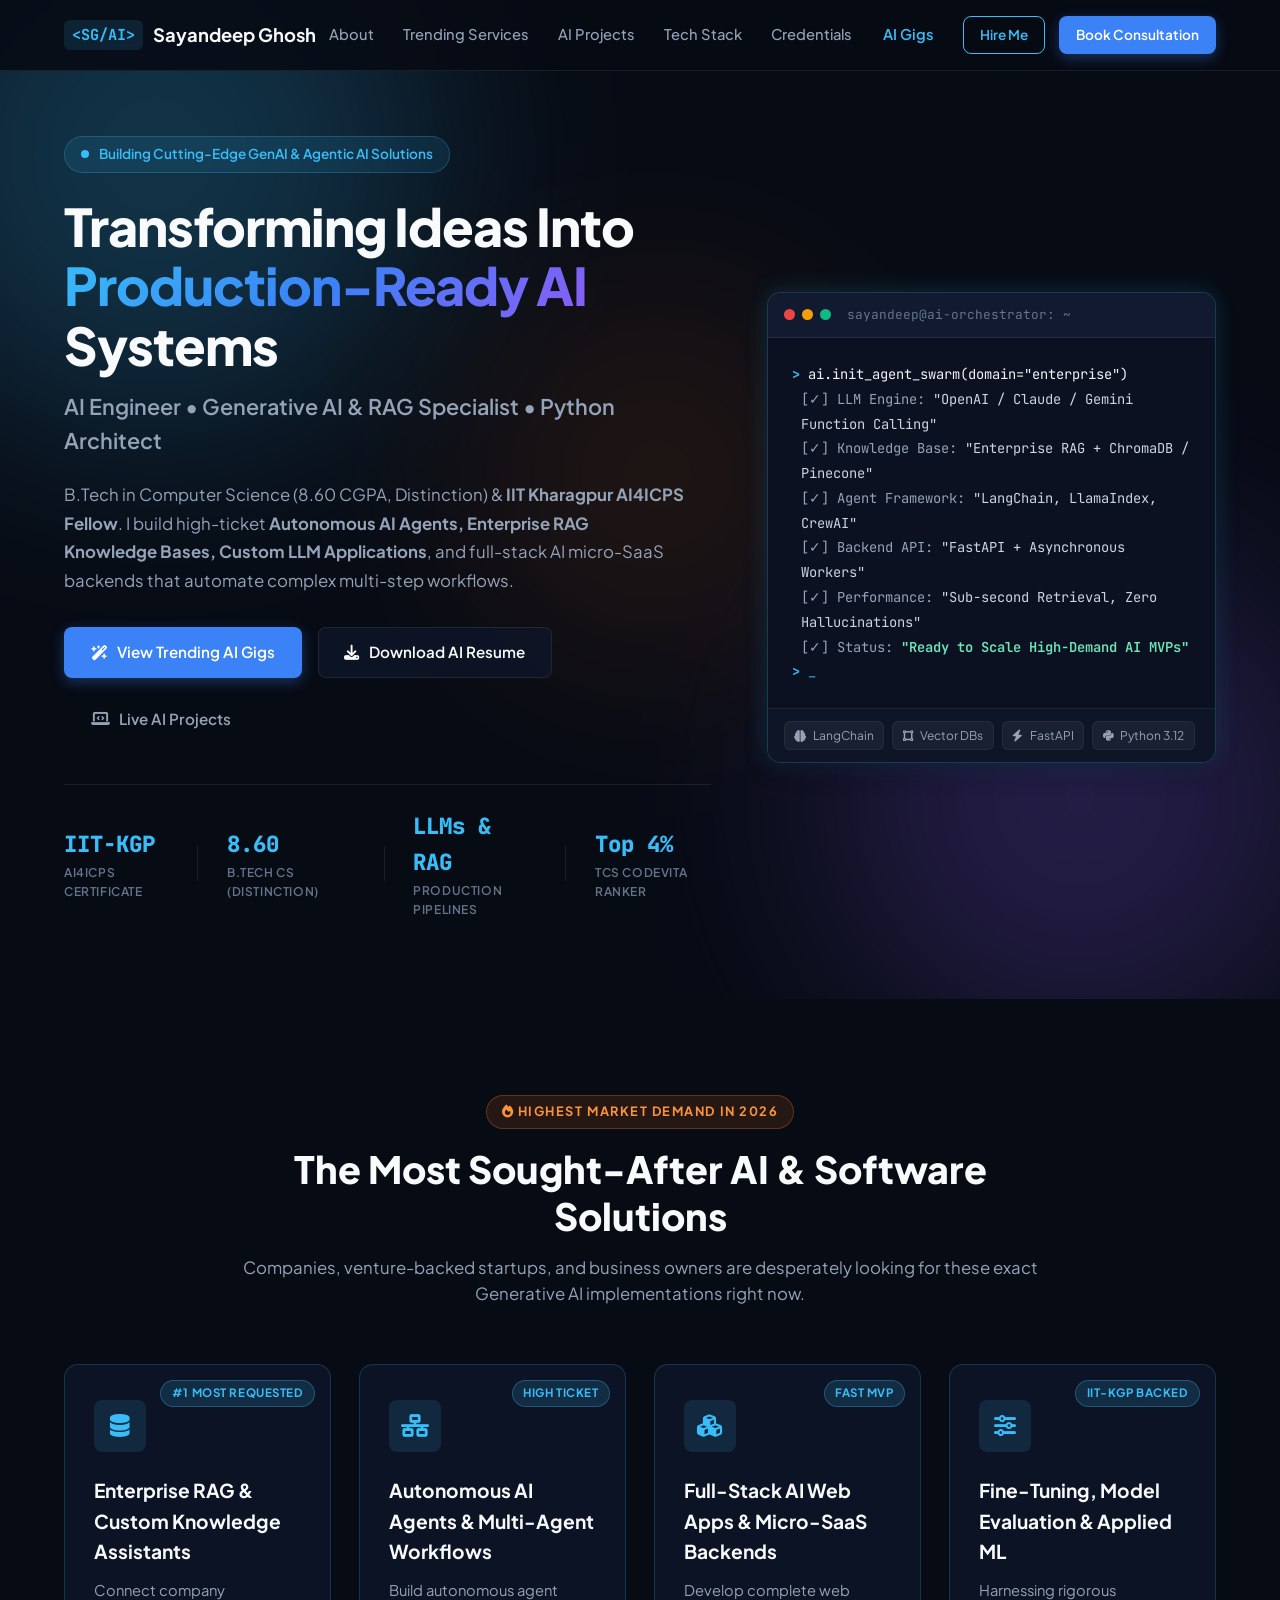
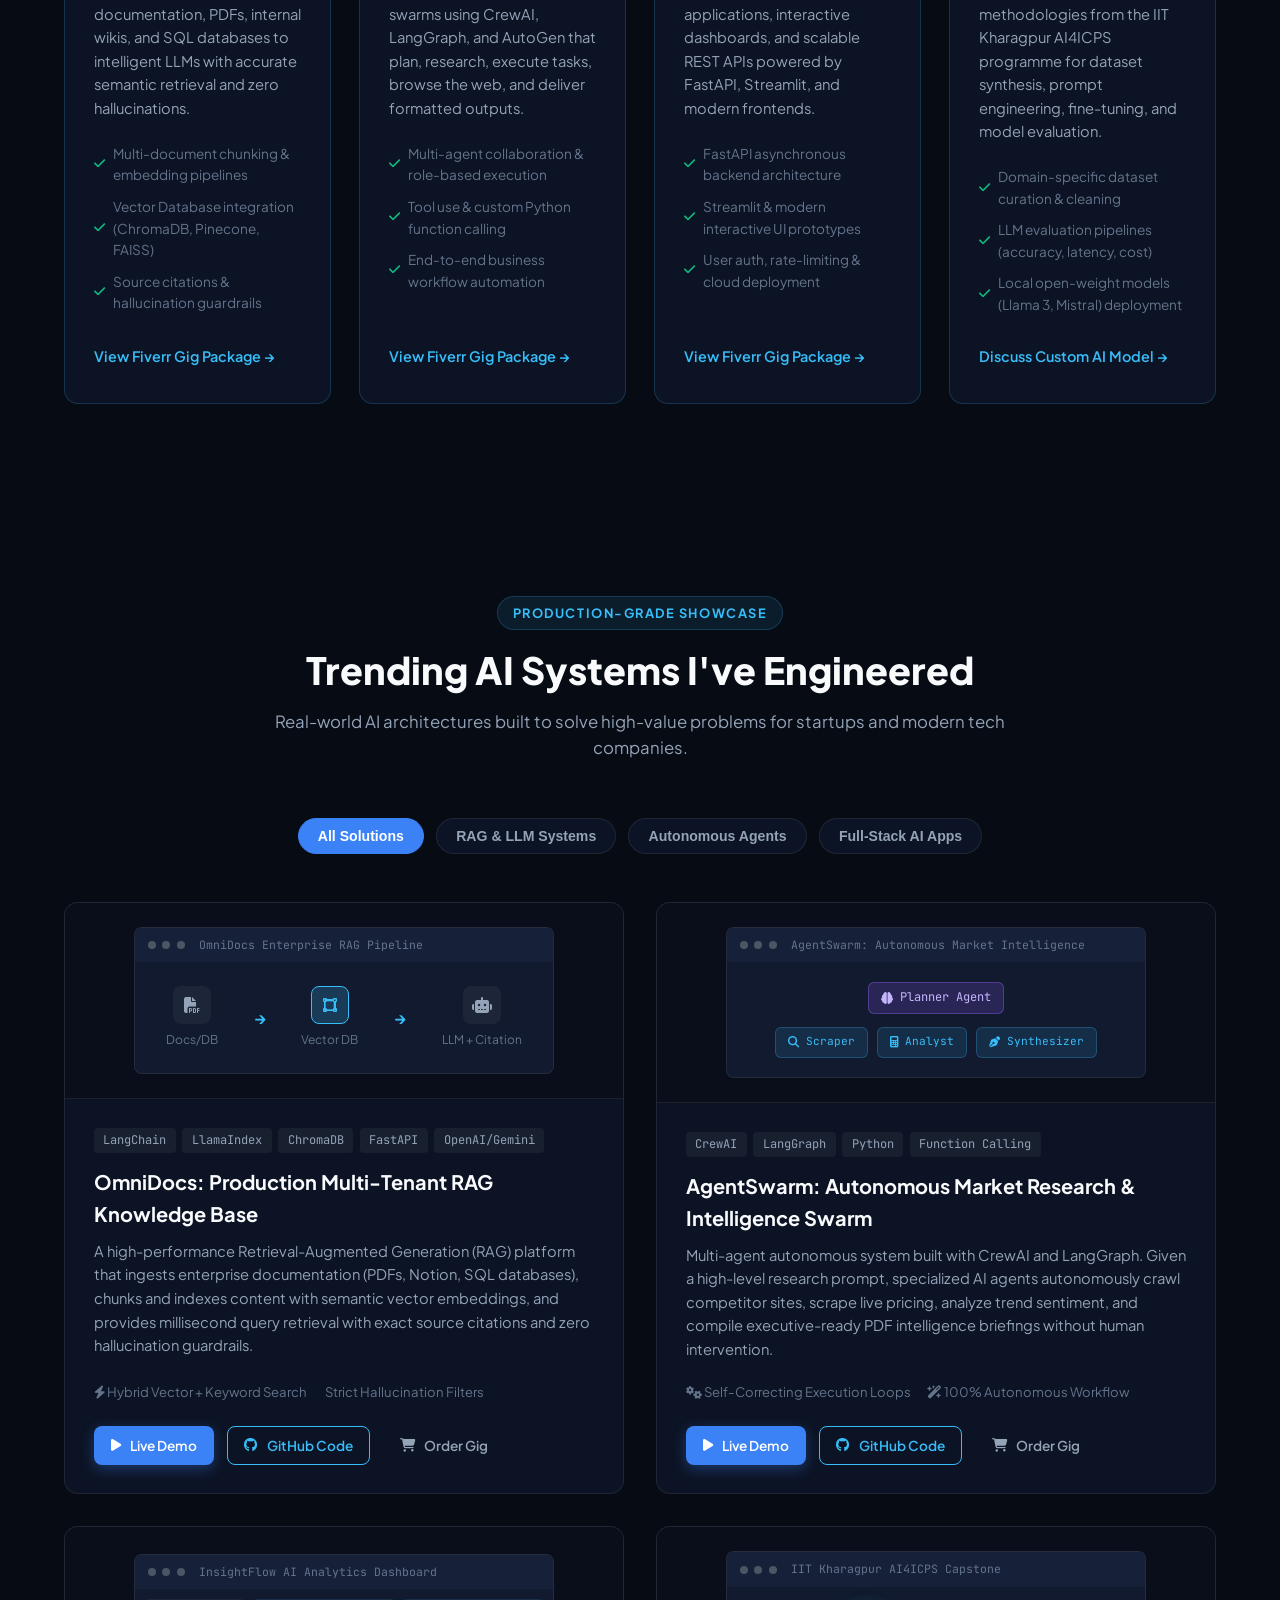
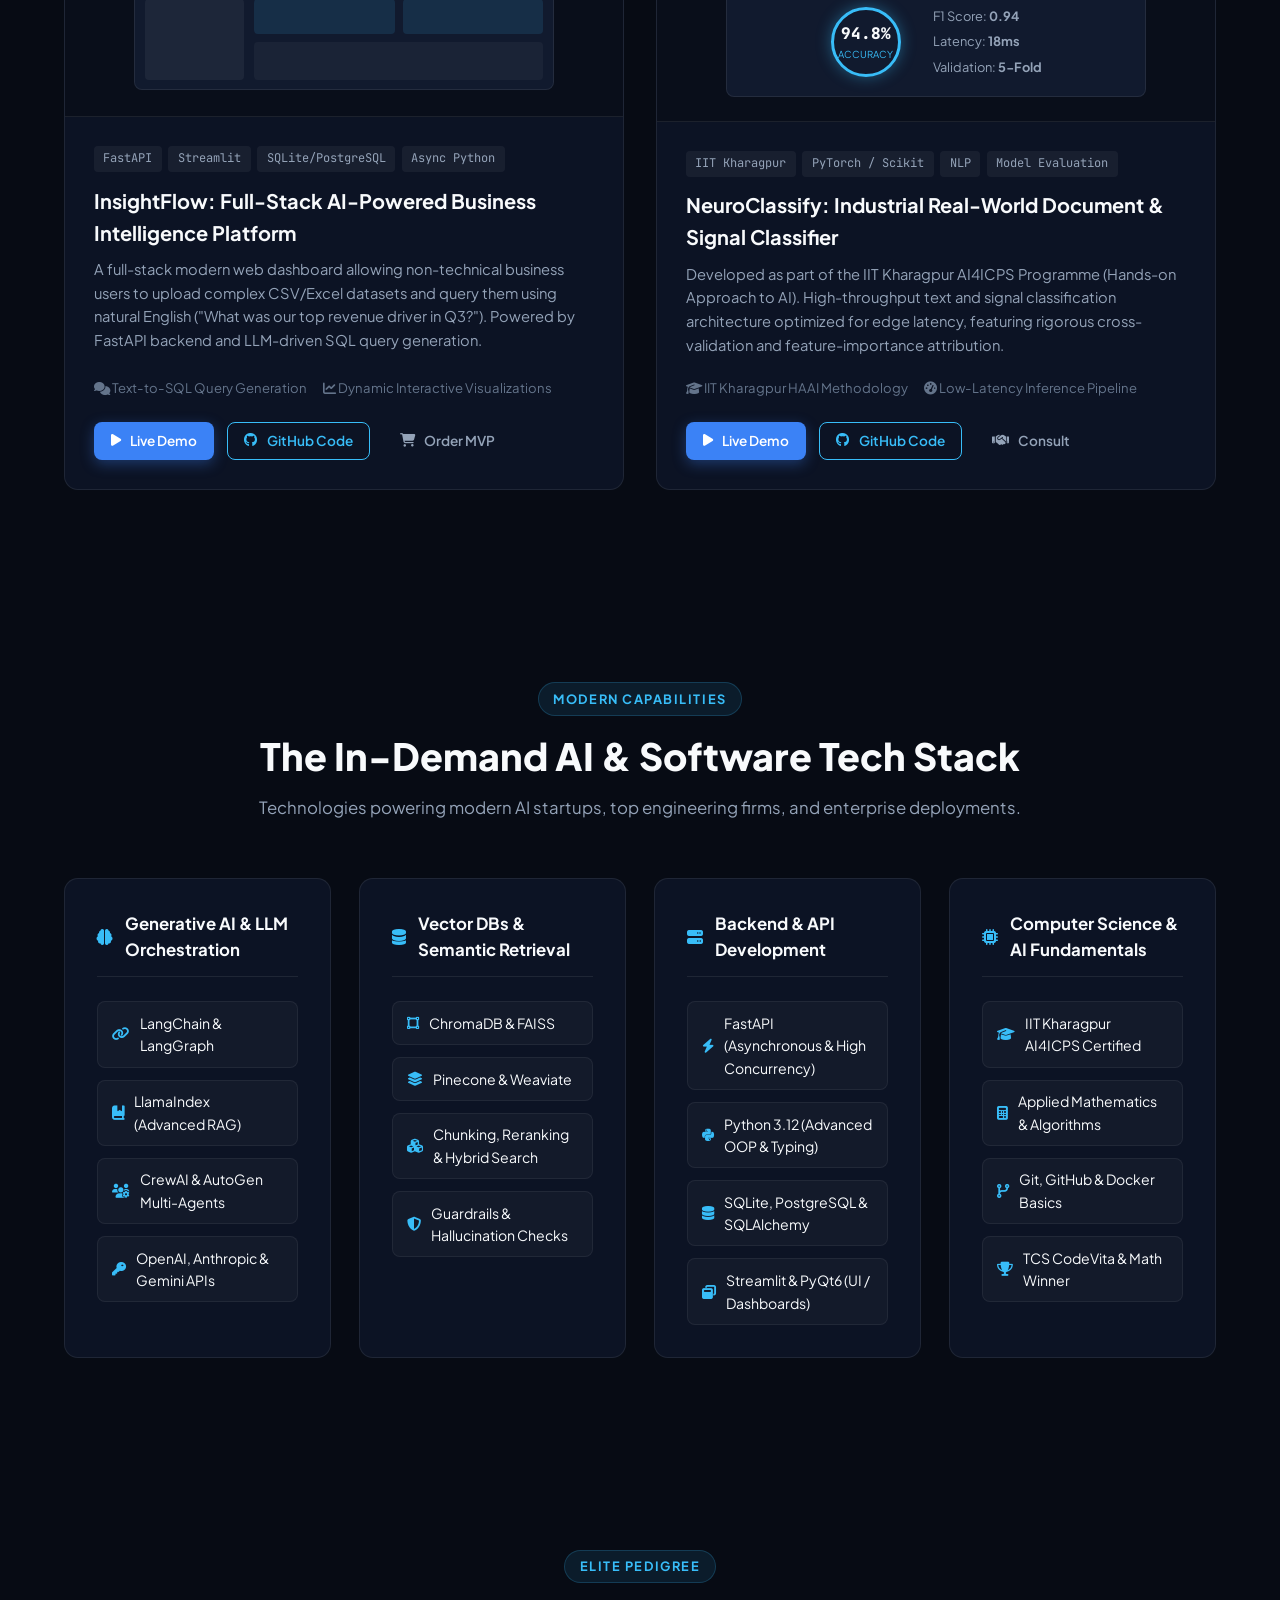
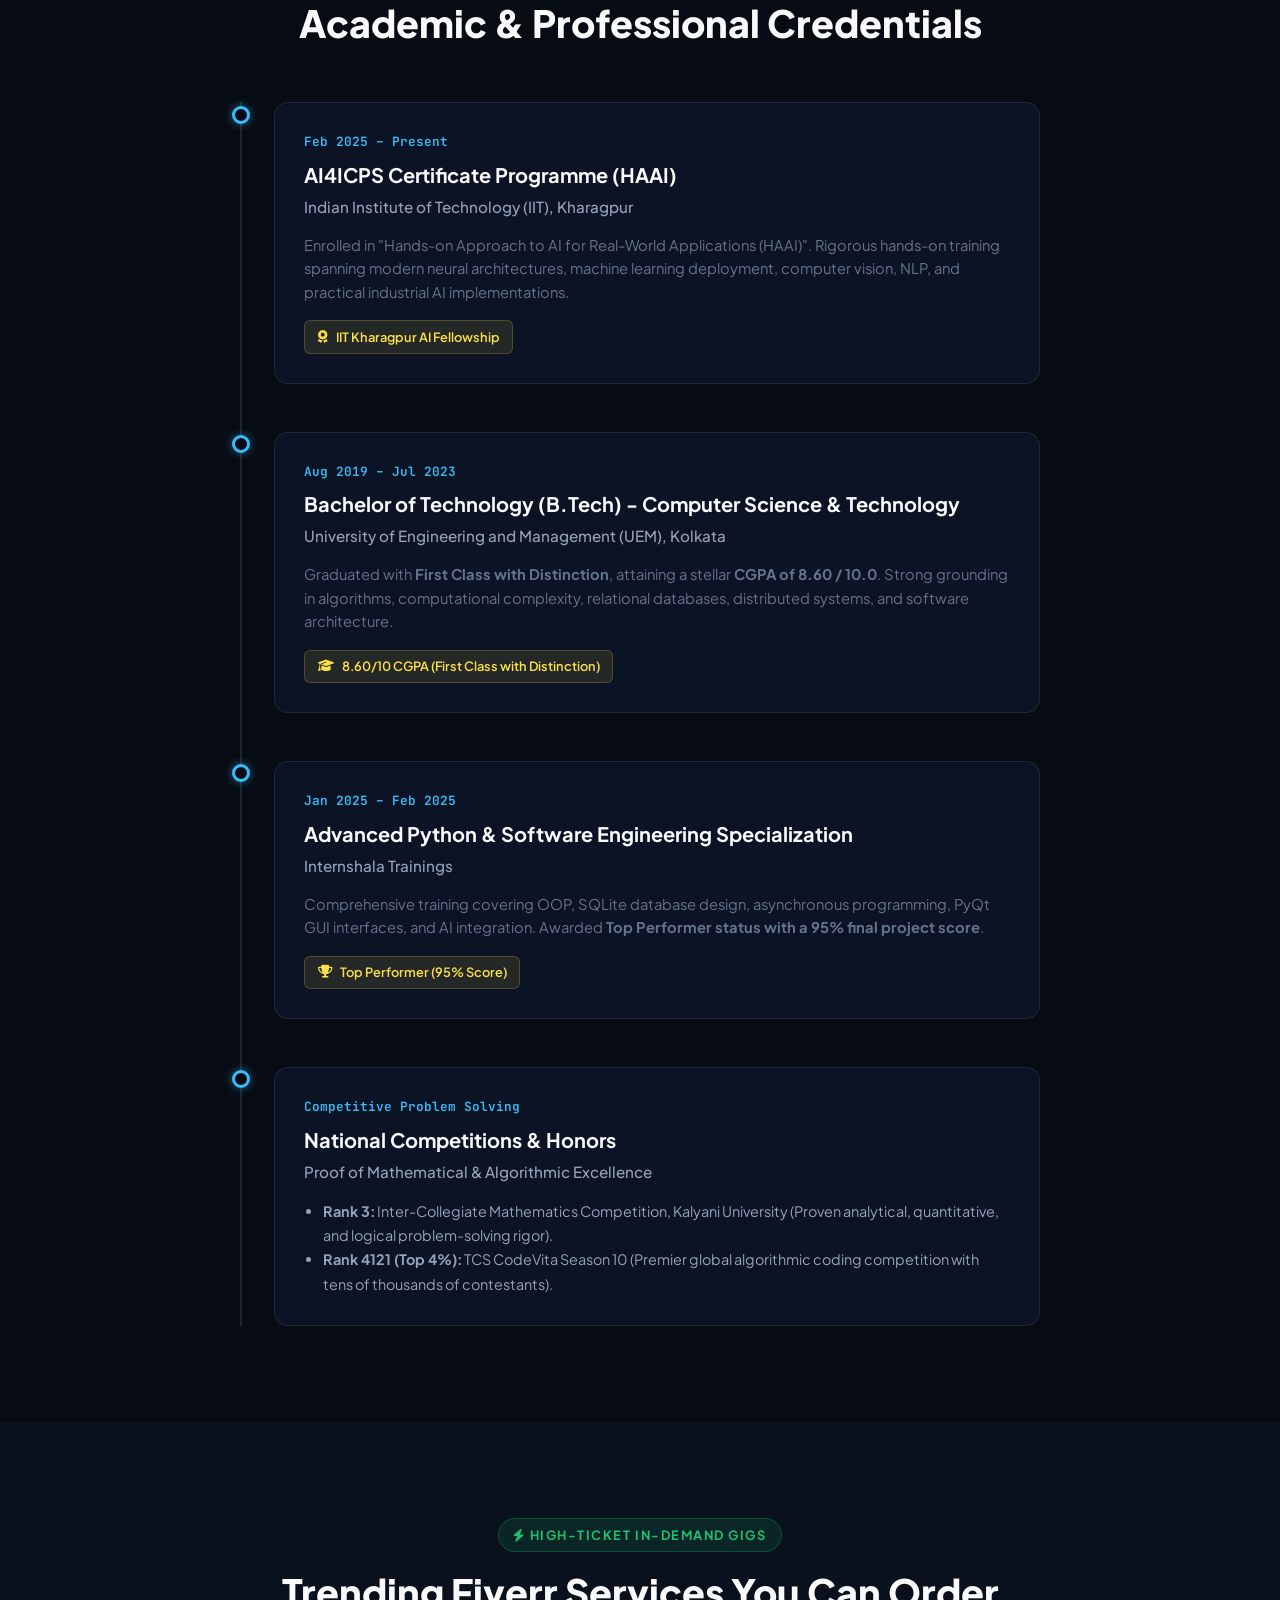
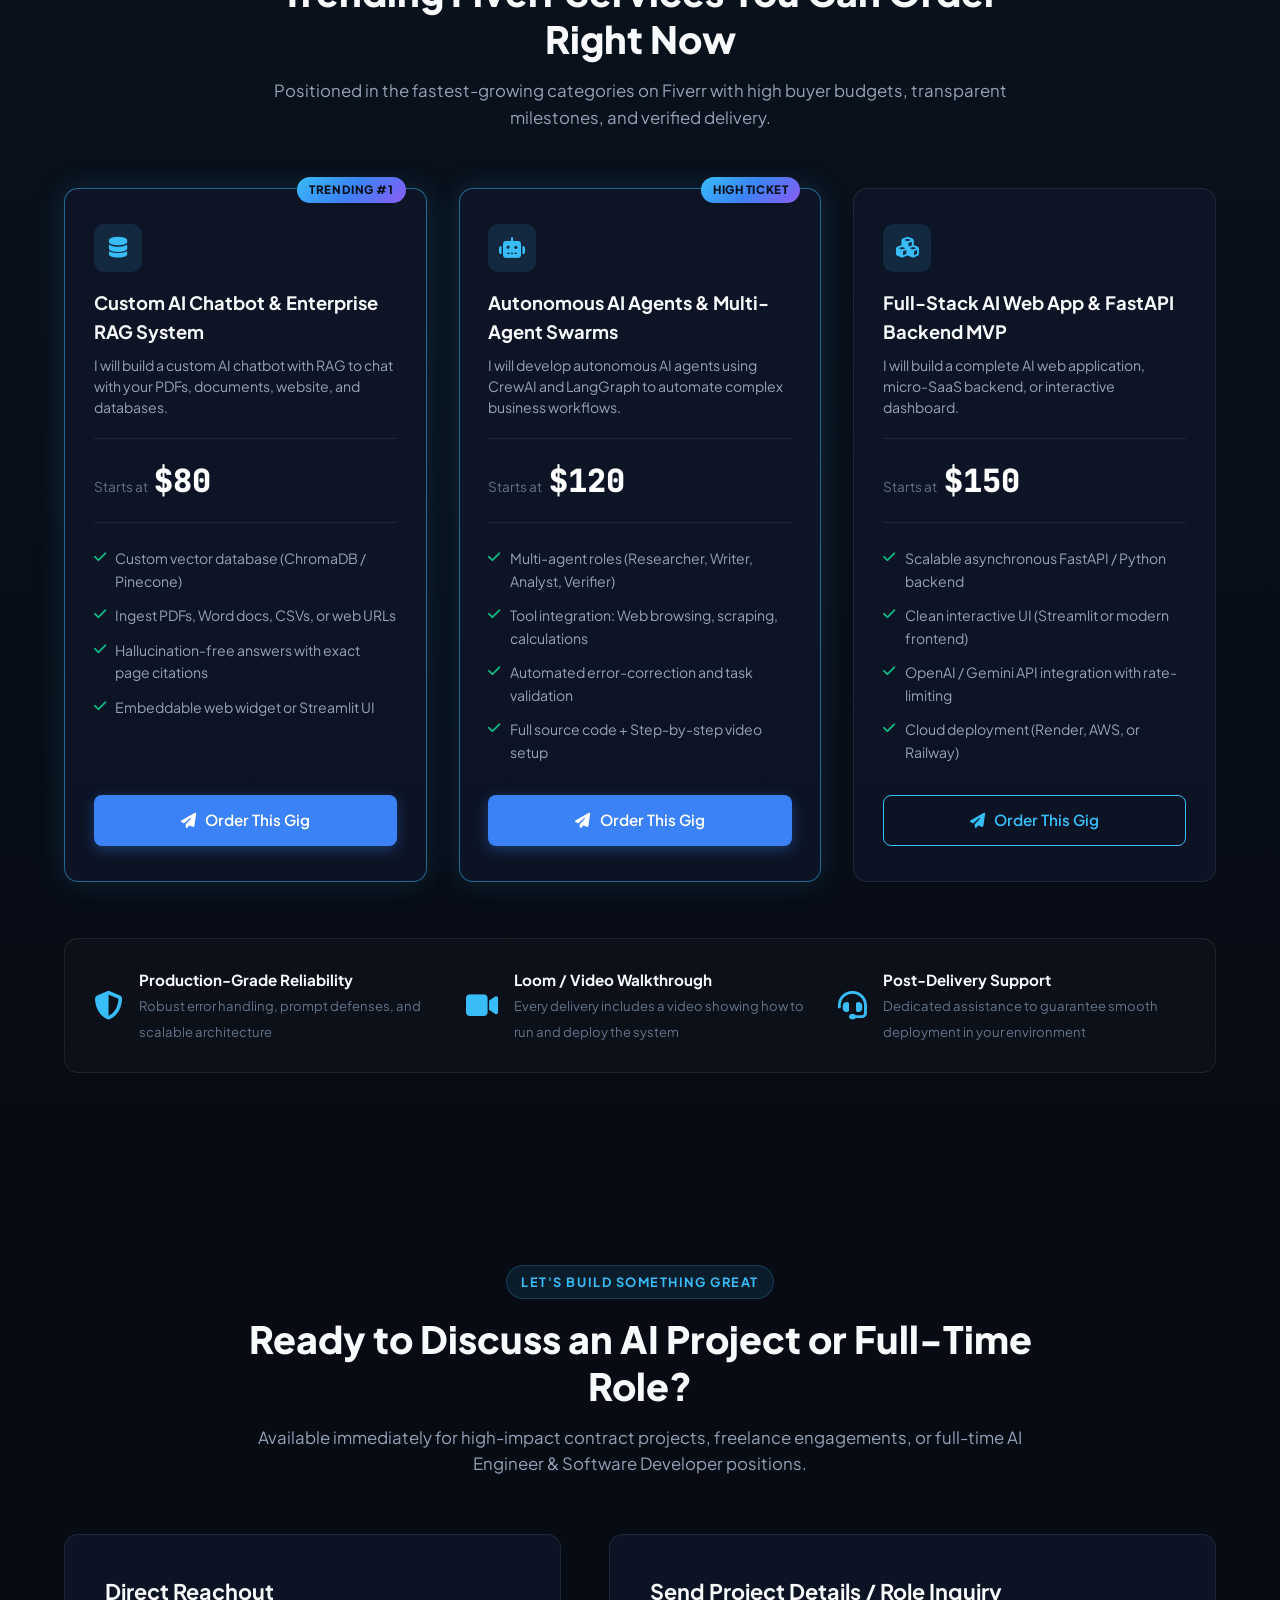
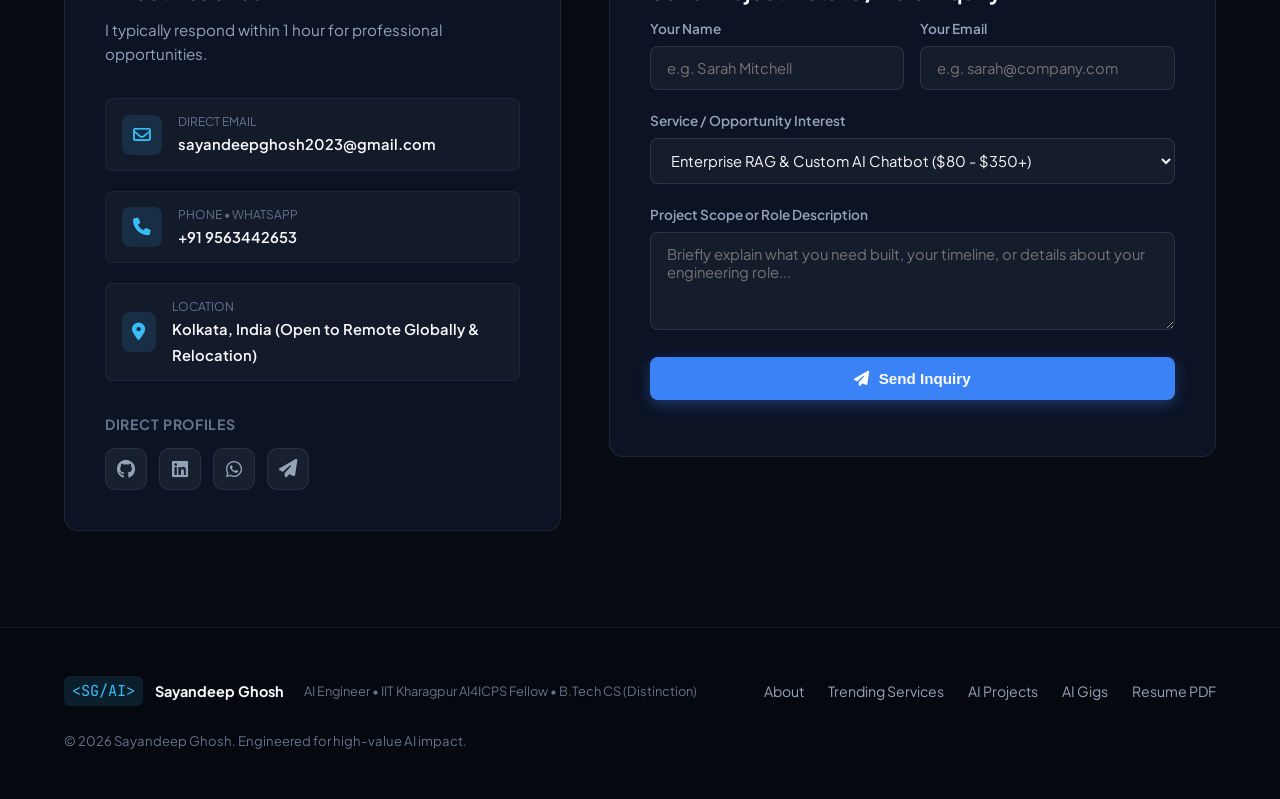
<file: index.html>
<!DOCTYPE html>
<html lang="en">
<head>
  <meta charset="UTF-8" />
  <meta name="viewport" content="width=device-width, initial-scale=1.0" />
  <title>Sayandeep Ghosh | AI Engineer & Generative AI Solutions Developer</title>
  <meta name="description" content="Portfolio of Sayandeep Ghosh - AI Engineer, Generative AI & RAG Developer, IIT Kharagpur AI4ICPS Fellow, B.Tech CS (Distinction). Building Autonomous AI Agents, Custom LLM Applications, and High-Performance Python AI Systems." />
  
  <!-- Google Fonts & Font Awesome -->
  <link rel="preconnect" href="https://fonts.googleapis.com" />
  <link rel="preconnect" href="https://fonts.gstatic.com" crossorigin />
  <link href="https://fonts.googleapis.com/css2?family=Plus+Jakarta+Sans:wght@300;400;500;600;700;800&family=JetBrains+Mono:wght@400;500;600;700&display=swap" rel="stylesheet" />
  <link rel="stylesheet" href="https://cdnjs.cloudflare.com/ajax/libs/font-awesome/6.5.1/css/all.min.css" />
  
  <link rel="stylesheet" href="style.css" />
</head>
<body>
  <!-- Navigation Header -->
  <header class="navbar" id="navbar">
    <div class="nav-container">
      <a href="#hero" class="brand-logo">
        <span class="logo-symbol">&lt;SG/AI&gt;</span>
        <span class="logo-text">Sayandeep Ghosh</span>
      </a>

      <nav class="nav-links" id="navLinks">
        <a href="#about" class="nav-link">About</a>
        <a href="#trending-services" class="nav-link">Trending Services</a>
        <a href="#projects" class="nav-link">AI Projects</a>
        <a href="#skills" class="nav-link">Tech Stack</a>
        <a href="#education" class="nav-link">Credentials</a>
        <a href="#fiverr-gigs" class="nav-link highlight-link"><i class="fa-solid fa-sparkles"></i> AI Gigs</a>
        <a href="#contact" class="btn btn-outline btn-sm">Hire Me</a>
      </nav>

      <div class="nav-actions">
        <a href="#contact" class="btn btn-primary btn-sm nav-cta">Book Consultation</a>
        <button class="mobile-toggle" id="menuToggle" aria-label="Toggle menu">
          <i class="fa-solid fa-bars"></i>
        </button>
      </div>
    </div>
  </header>

  <main>
    <!-- Hero Section -->
    <section class="hero" id="hero">
      <div class="hero-bg-blobs">
        <div class="blob blob-1"></div>
        <div class="blob blob-2"></div>
        <div class="blob blob-3"></div>
      </div>

      <div class="container hero-content">
        <div class="hero-text-col">
          <div class="badge-status">
            <span class="pulsing-dot"></span>
            Building Cutting-Edge GenAI &amp; Agentic AI Solutions
          </div>

          <h1 class="hero-title">
            Transforming Ideas Into <span class="text-gradient">Production-Ready AI</span> Systems
          </h1>

          <h2 class="hero-subtitle">
            AI Engineer &bull; Generative AI &amp; RAG Specialist &bull; Python Architect
          </h2>

          <p class="hero-description">
            B.Tech in Computer Science (8.60 CGPA, Distinction) &amp; <strong>IIT Kharagpur AI4ICPS Fellow</strong>. 
            I build high-ticket <strong>Autonomous AI Agents, Enterprise RAG Knowledge Bases, Custom LLM Applications</strong>, and full-stack AI micro-SaaS backends that automate complex multi-step workflows.
          </p>

          <div class="hero-cta-group">
            <a href="#fiverr-gigs" class="btn btn-primary">
              <i class="fa-solid fa-wand-magic-sparkles"></i> View Trending AI Gigs
            </a>
            <a href="sayandeepghosh_resume.pdf" download class="btn btn-secondary">
              <i class="fa-solid fa-download"></i> Download AI Resume
            </a>
            <a href="#projects" class="btn btn-ghost">
              <i class="fa-solid fa-laptop-code"></i> Live AI Projects
            </a>
          </div>

          <div class="hero-highlights">
            <div class="highlight-item">
              <span class="highlight-number">IIT-KGP</span>
              <span class="highlight-label">AI4ICPS Certificate</span>
            </div>
            <div class="highlight-divider"></div>
            <div class="highlight-item">
              <span class="highlight-number">8.60</span>
              <span class="highlight-label">B.Tech CS (Distinction)</span>
            </div>
            <div class="highlight-divider"></div>
            <div class="highlight-item">
              <span class="highlight-number">LLMs &amp; RAG</span>
              <span class="highlight-label">Production Pipelines</span>
            </div>
            <div class="highlight-divider"></div>
            <div class="highlight-item">
              <span class="highlight-number">Top 4%</span>
              <span class="highlight-label">TCS CodeVita Ranker</span>
            </div>
          </div>
        </div>

        <div class="hero-card-col">
          <div class="terminal-card">
            <div class="terminal-header">
              <div class="terminal-dots">
                <span class="dot dot-red"></span>
                <span class="dot dot-yellow"></span>
                <span class="dot dot-green"></span>
              </div>
              <span class="terminal-title">sayandeep@ai-orchestrator: ~</span>
            </div>
            <div class="terminal-body">
              <p><span class="term-prompt">&gt;</span> <span class="term-cmd">ai.init_agent_swarm(domain="enterprise")</span></p>
              <p class="term-out"><span class="term-key">[✓] LLM Engine:</span> "OpenAI / Claude / Gemini Function Calling"</p>
              <p class="term-out"><span class="term-key">[✓] Knowledge Base:</span> "Enterprise RAG + ChromaDB / Pinecone"</p>
              <p class="term-out"><span class="term-key">[✓] Agent Framework:</span> "LangChain, LlamaIndex, CrewAI"</p>
              <p class="term-out"><span class="term-key">[✓] Backend API:</span> "FastAPI + Asynchronous Workers"</p>
              <p class="term-out"><span class="term-key">[✓] Performance:</span> "Sub-second Retrieval, Zero Hallucinations"</p>
              <p class="term-out"><span class="term-key">[✓] Status:</span> <span class="term-highlight">"Ready to Scale High-Demand AI MVPs"</span></p>
              <p class="mt-2"><span class="term-prompt">&gt;</span> <span class="term-cursor">_</span></p>
            </div>
            <div class="terminal-footer">
              <div class="tech-tag"><i class="fa-solid fa-brain"></i> LangChain</div>
              <div class="tech-tag"><i class="fa-solid fa-vector-square"></i> Vector DBs</div>
              <div class="tech-tag"><i class="fa-solid fa-bolt"></i> FastAPI</div>
              <div class="tech-tag"><i class="fa-brands fa-python"></i> Python 3.12</div>
            </div>
          </div>
        </div>
      </div>
    </section>

    <!-- Trending Market In-Demand Services -->
    <section class="section services-section" id="trending-services">
      <div class="container">
        <div class="section-header">
          <span class="section-tag trending-tag"><i class="fa-solid fa-fire"></i> Highest Market Demand in 2026</span>
          <h2 class="section-title">The Most Sought-After AI &amp; Software Solutions</h2>
          <p class="section-desc">Companies, venture-backed startups, and business owners are desperately looking for these exact Generative AI implementations right now.</p>
        </div>

        <div class="services-grid">
          <!-- Service 1 -->
          <div class="service-card trending-card">
            <div class="service-badge">#1 Most Requested</div>
            <div class="service-icon">
              <i class="fa-solid fa-database"></i>
            </div>
            <h3>Enterprise RAG &amp; Custom Knowledge Assistants</h3>
            <p>Connect company documentation, PDFs, internal wikis, and SQL databases to intelligent LLMs with accurate semantic retrieval and zero hallucinations.</p>
            <ul class="service-features">
              <li><i class="fa-solid fa-check"></i> Multi-document chunking &amp; embedding pipelines</li>
              <li><i class="fa-solid fa-check"></i> Vector Database integration (ChromaDB, Pinecone, FAISS)</li>
              <li><i class="fa-solid fa-check"></i> Source citations &amp; hallucination guardrails</li>
            </ul>
            <a href="#fiverr-gigs" class="service-link">View Fiverr Gig Package &rarr;</a>
          </div>

          <!-- Service 2 -->
          <div class="service-card trending-card">
            <div class="service-badge">High Ticket</div>
            <div class="service-icon">
              <i class="fa-solid fa-network-wired"></i>
            </div>
            <h3>Autonomous AI Agents &amp; Multi-Agent Workflows</h3>
            <p>Build autonomous agent swarms using CrewAI, LangGraph, and AutoGen that plan, research, execute tasks, browse the web, and deliver formatted outputs.</p>
            <ul class="service-features">
              <li><i class="fa-solid fa-check"></i> Multi-agent collaboration &amp; role-based execution</li>
              <li><i class="fa-solid fa-check"></i> Tool use &amp; custom Python function calling</li>
              <li><i class="fa-solid fa-check"></i> End-to-end business workflow automation</li>
            </ul>
            <a href="#fiverr-gigs" class="service-link">View Fiverr Gig Package &rarr;</a>
          </div>

          <!-- Service 3 -->
          <div class="service-card trending-card">
            <div class="service-badge">Fast MVP</div>
            <div class="service-icon">
              <i class="fa-solid fa-cubes"></i>
            </div>
            <h3>Full-Stack AI Web Apps &amp; Micro-SaaS Backends</h3>
            <p>Develop complete web applications, interactive dashboards, and scalable REST APIs powered by FastAPI, Streamlit, and modern frontends.</p>
            <ul class="service-features">
              <li><i class="fa-solid fa-check"></i> FastAPI asynchronous backend architecture</li>
              <li><i class="fa-solid fa-check"></i> Streamlit &amp; modern interactive UI prototypes</li>
              <li><i class="fa-solid fa-check"></i> User auth, rate-limiting &amp; cloud deployment</li>
            </ul>
            <a href="#fiverr-gigs" class="service-link">View Fiverr Gig Package &rarr;</a>
          </div>

          <!-- Service 4 -->
          <div class="service-card trending-card">
            <div class="service-badge">IIT-KGP Backed</div>
            <div class="service-icon">
              <i class="fa-solid fa-sliders"></i>
            </div>
            <h3>Fine-Tuning, Model Evaluation &amp; Applied ML</h3>
            <p>Harnessing rigorous methodologies from the IIT Kharagpur AI4ICPS programme for dataset synthesis, prompt engineering, fine-tuning, and model evaluation.</p>
            <ul class="service-features">
              <li><i class="fa-solid fa-check"></i> Domain-specific dataset curation &amp; cleaning</li>
              <li><i class="fa-solid fa-check"></i> LLM evaluation pipelines (accuracy, latency, cost)</li>
              <li><i class="fa-solid fa-check"></i> Local open-weight models (Llama 3, Mistral) deployment</li>
            </ul>
            <a href="#contact" class="service-link">Discuss Custom AI Model &rarr;</a>
          </div>
        </div>
      </div>
    </section>

    <!-- Trending Featured Projects Section -->
    <section class="section projects-section" id="projects">
      <div class="container">
        <div class="section-header">
          <span class="section-tag">Production-Grade Showcase</span>
          <h2 class="section-title">Trending AI Systems I've Engineered</h2>
          <p class="section-desc">Real-world AI architectures built to solve high-value problems for startups and modern tech companies.</p>
        </div>

        <div class="projects-filter">
          <button class="filter-btn active" data-filter="all">All Solutions</button>
          <button class="filter-btn" data-filter="rag">RAG &amp; LLM Systems</button>
          <button class="filter-btn" data-filter="agents">Autonomous Agents</button>
          <button class="filter-btn" data-filter="fullstack">Full-Stack AI Apps</button>
        </div>

        <div class="projects-grid">
          <!-- Project 1: Enterprise RAG -->
          <div class="project-card" data-category="rag">
            <div class="project-preview rag-preview">
              <div class="preview-mockup">
                <div class="mockup-header">
                  <span class="mock-dot"></span><span class="mock-dot"></span><span class="mock-dot"></span>
                  <span class="mock-title">OmniDocs Enterprise RAG Pipeline</span>
                </div>
                <div class="mockup-rag-viz">
                  <div class="viz-step"><i class="fa-solid fa-file-pdf"></i><span>Docs/DB</span></div>
                  <div class="viz-arrow">&rarr;</div>
                  <div class="viz-step active"><i class="fa-solid fa-vector-square"></i><span>Vector DB</span></div>
                  <div class="viz-arrow">&rarr;</div>
                  <div class="viz-step"><i class="fa-solid fa-robot"></i><span>LLM + Citation</span></div>
                </div>
              </div>
            </div>
            <div class="project-details">
              <div class="project-tags">
                <span class="tag">LangChain</span>
                <span class="tag">LlamaIndex</span>
                <span class="tag">ChromaDB</span>
                <span class="tag">FastAPI</span>
                <span class="tag">OpenAI/Gemini</span>
              </div>
              <h3 class="project-title">OmniDocs: Production Multi-Tenant RAG Knowledge Base</h3>
              <p class="project-description">
                A high-performance Retrieval-Augmented Generation (RAG) platform that ingests enterprise documentation (PDFs, Notion, SQL databases), chunks and indexes content with semantic vector embeddings, and provides millisecond query retrieval with exact source citations and zero hallucination guardrails.
              </p>
              <div class="project-features">
                <span><i class="fa-solid fa-bolt"></i> Hybrid Vector + Keyword Search</span>
                <span><i class="fa-solid fa-shield-check"></i> Strict Hallucination Filters</span>
              </div>
              <div class="project-links">
                <a href="https://sayandeepghosh.github.io/omnidocs-rag/" target="_blank" rel="noopener" class="btn btn-primary btn-sm"><i class="fa-solid fa-play"></i> Live Demo</a>
                <a href="https://github.com/Sayandeepghosh/omnidocs-rag" target="_blank" rel="noopener" class="btn btn-outline btn-sm"><i class="fa-brands fa-github"></i> GitHub Code</a>
                <a href="#fiverr-gigs" class="btn btn-ghost btn-sm"><i class="fa-solid fa-cart-shopping"></i> Order Gig</a>
              </div>
            </div>
          </div>

          <!-- Project 2: Autonomous Agents -->
          <div class="project-card" data-category="agents">
            <div class="project-preview agent-preview">
              <div class="preview-mockup">
                <div class="mockup-header">
                  <span class="mock-dot"></span><span class="mock-dot"></span><span class="mock-dot"></span>
                  <span class="mock-title">AgentSwarm: Autonomous Market Intelligence</span>
                </div>
                <div class="mockup-agent-viz">
                  <div class="agent-badge planner"><i class="fa-solid fa-brain"></i> Planner Agent</div>
                  <div class="agent-sub-row">
                    <div class="agent-badge worker"><i class="fa-solid fa-magnifying-glass"></i> Scraper</div>
                    <div class="agent-badge worker"><i class="fa-solid fa-calculator"></i> Analyst</div>
                    <div class="agent-badge worker"><i class="fa-solid fa-pen-nib"></i> Synthesizer</div>
                  </div>
                </div>
              </div>
            </div>
            <div class="project-details">
              <div class="project-tags">
                <span class="tag">CrewAI</span>
                <span class="tag">LangGraph</span>
                <span class="tag">Python</span>
                <span class="tag">Function Calling</span>
              </div>
              <h3 class="project-title">AgentSwarm: Autonomous Market Research &amp; Intelligence Swarm</h3>
              <p class="project-description">
                Multi-agent autonomous system built with CrewAI and LangGraph. Given a high-level research prompt, specialized AI agents autonomously crawl competitor sites, scrape live pricing, analyze trend sentiment, and compile executive-ready PDF intelligence briefings without human intervention.
              </p>
              <div class="project-features">
                <span><i class="fa-solid fa-gears"></i> Self-Correcting Execution Loops</span>
                <span><i class="fa-solid fa-wand-magic-sparkles"></i> 100% Autonomous Workflow</span>
              </div>
              <div class="project-links">
                <a href="https://sayandeepghosh.github.io/agentswarm/" target="_blank" rel="noopener" class="btn btn-primary btn-sm"><i class="fa-solid fa-play"></i> Live Demo</a>
                <a href="https://github.com/Sayandeepghosh/agentswarm" target="_blank" rel="noopener" class="btn btn-outline btn-sm"><i class="fa-brands fa-github"></i> GitHub Code</a>
                <a href="#fiverr-gigs" class="btn btn-ghost btn-sm"><i class="fa-solid fa-cart-shopping"></i> Order Gig</a>
              </div>
            </div>
          </div>

          <!-- Project 3: Full-Stack AI SaaS -->
          <div class="project-card" data-category="fullstack">
            <div class="project-preview app-preview">
              <div class="preview-mockup">
                <div class="mockup-header">
                  <span class="mock-dot"></span><span class="mock-dot"></span><span class="mock-dot"></span>
                  <span class="mock-title">InsightFlow AI Analytics Dashboard</span>
                </div>
                <div class="mockup-dashboard">
                  <div class="dash-sidebar"></div>
                  <div class="dash-body">
                    <div class="dash-kpi-row">
                      <div class="kpi-box"></div>
                      <div class="kpi-box"></div>
                    </div>
                    <div class="dash-chart"></div>
                  </div>
                </div>
              </div>
            </div>
            <div class="project-details">
              <div class="project-tags">
                <span class="tag">FastAPI</span>
                <span class="tag">Streamlit</span>
                <span class="tag">SQLite/PostgreSQL</span>
                <span class="tag">Async Python</span>
              </div>
              <h3 class="project-title">InsightFlow: Full-Stack AI-Powered Business Intelligence Platform</h3>
              <p class="project-description">
                A full-stack modern web dashboard allowing non-technical business users to upload complex CSV/Excel datasets and query them using natural English ("What was our top revenue driver in Q3?"). Powered by FastAPI backend and LLM-driven SQL query generation.
              </p>
              <div class="project-features">
                <span><i class="fa-solid fa-comments"></i> Text-to-SQL Query Generation</span>
                <span><i class="fa-solid fa-chart-line"></i> Dynamic Interactive Visualizations</span>
              </div>
              <div class="project-links">
                <a href="https://sayandeepghosh.github.io/insightflow-bi/" target="_blank" rel="noopener" class="btn btn-primary btn-sm"><i class="fa-solid fa-play"></i> Live Demo</a>
                <a href="https://github.com/Sayandeepghosh/insightflow-bi" target="_blank" rel="noopener" class="btn btn-outline btn-sm"><i class="fa-brands fa-github"></i> GitHub Code</a>
                <a href="#fiverr-gigs" class="btn btn-ghost btn-sm"><i class="fa-solid fa-cart-shopping"></i> Order MVP</a>
              </div>
            </div>
          </div>

          <!-- Project 4: IIT Kharagpur Capstone -->
          <div class="project-card" data-category="rag">
            <div class="project-preview ai-preview">
              <div class="preview-mockup">
                <div class="mockup-header">
                  <span class="mock-dot"></span><span class="mock-dot"></span><span class="mock-dot"></span>
                  <span class="mock-title">IIT Kharagpur AI4ICPS Capstone</span>
                </div>
                <div class="mockup-ml-metric">
                  <div class="metric-circle">
                    <span class="metric-val">94.8%</span>
                    <span class="metric-lbl">Accuracy</span>
                  </div>
                  <div class="metric-stats">
                    <div>F1 Score: <strong>0.94</strong></div>
                    <div>Latency: <strong>18ms</strong></div>
                    <div>Validation: <strong>5-Fold</strong></div>
                  </div>
                </div>
              </div>
            </div>
            <div class="project-details">
              <div class="project-tags">
                <span class="tag">IIT Kharagpur</span>
                <span class="tag">PyTorch / Scikit</span>
                <span class="tag">NLP</span>
                <span class="tag">Model Evaluation</span>
              </div>
              <h3 class="project-title">NeuroClassify: Industrial Real-World Document &amp; Signal Classifier</h3>
              <p class="project-description">
                Developed as part of the IIT Kharagpur AI4ICPS Programme (Hands-on Approach to AI). High-throughput text and signal classification architecture optimized for edge latency, featuring rigorous cross-validation and feature-importance attribution.
              </p>
              <div class="project-features">
                <span><i class="fa-solid fa-graduation-cap"></i> IIT Kharagpur HAAI Methodology</span>
                <span><i class="fa-solid fa-gauge-high"></i> Low-Latency Inference Pipeline</span>
              </div>
              <div class="project-links">
                <a href="https://sayandeepghosh.github.io/neuroclassify/" target="_blank" rel="noopener" class="btn btn-primary btn-sm"><i class="fa-solid fa-play"></i> Live Demo</a>
                <a href="https://github.com/Sayandeepghosh/neuroclassify" target="_blank" rel="noopener" class="btn btn-outline btn-sm"><i class="fa-brands fa-github"></i> GitHub Code</a>
                <a href="#contact" class="btn btn-ghost btn-sm"><i class="fa-solid fa-handshake"></i> Consult</a>
              </div>
            </div>
          </div>
        </div>
      </div>
    </section>

    <!-- In-Demand Modern Tech Stack -->
    <section class="section skills-section" id="skills">
      <div class="container">
        <div class="section-header">
          <span class="section-tag">Modern Capabilities</span>
          <h2 class="section-title">The In-Demand AI &amp; Software Tech Stack</h2>
          <p class="section-desc">Technologies powering modern AI startups, top engineering firms, and enterprise deployments.</p>
        </div>

        <div class="skills-grid">
          <div class="skill-category">
            <div class="cat-header">
              <i class="fa-solid fa-brain text-accent"></i>
              <h3>Generative AI &amp; LLM Orchestration</h3>
            </div>
            <div class="skill-badges">
              <div class="skill-badge"><i class="fa-solid fa-link"></i> LangChain &amp; LangGraph</div>
              <div class="skill-badge"><i class="fa-solid fa-book-bookmark"></i> LlamaIndex (Advanced RAG)</div>
              <div class="skill-badge"><i class="fa-solid fa-users-gear"></i> CrewAI &amp; AutoGen Multi-Agents</div>
              <div class="skill-badge"><i class="fa-solid fa-key"></i> OpenAI, Anthropic &amp; Gemini APIs</div>
            </div>
          </div>

          <div class="skill-category">
            <div class="cat-header">
              <i class="fa-solid fa-database text-accent"></i>
              <h3>Vector DBs &amp; Semantic Retrieval</h3>
            </div>
            <div class="skill-badges">
              <div class="skill-badge"><i class="fa-solid fa-vector-square"></i> ChromaDB &amp; FAISS</div>
              <div class="skill-badge"><i class="fa-solid fa-layer-group"></i> Pinecone &amp; Weaviate</div>
              <div class="skill-badge"><i class="fa-solid fa-cubes"></i> Chunking, Reranking &amp; Hybrid Search</div>
              <div class="skill-badge"><i class="fa-solid fa-shield-halved"></i> Guardrails &amp; Hallucination Checks</div>
            </div>
          </div>

          <div class="skill-category">
            <div class="cat-header">
              <i class="fa-solid fa-server text-accent"></i>
              <h3>Backend &amp; API Development</h3>
            </div>
            <div class="skill-badges">
              <div class="skill-badge"><i class="fa-solid fa-bolt"></i> FastAPI (Asynchronous &amp; High Concurrency)</div>
              <div class="skill-badge"><i class="fa-brands fa-python"></i> Python 3.12 (Advanced OOP &amp; Typing)</div>
              <div class="skill-badge"><i class="fa-solid fa-database"></i> SQLite, PostgreSQL &amp; SQLAlchemy</div>
              <div class="skill-badge"><i class="fa-solid fa-window-restore"></i> Streamlit &amp; PyQt6 (UI / Dashboards)</div>
            </div>
          </div>

          <div class="skill-category">
            <div class="cat-header">
              <i class="fa-solid fa-microchip text-accent"></i>
              <h3>Computer Science &amp; AI Fundamentals</h3>
            </div>
            <div class="skill-badges">
              <div class="skill-badge"><i class="fa-solid fa-graduation-cap"></i> IIT Kharagpur AI4ICPS Certified</div>
              <div class="skill-badge"><i class="fa-solid fa-calculator"></i> Applied Mathematics &amp; Algorithms</div>
              <div class="skill-badge"><i class="fa-solid fa-code-branch"></i> Git, GitHub &amp; Docker Basics</div>
              <div class="skill-badge"><i class="fa-solid fa-trophy"></i> TCS CodeVita &amp; Math Winner</div>
            </div>
          </div>
        </div>
      </div>
    </section>

    <!-- Education & Verified Credentials -->
    <section class="section education-section" id="education">
      <div class="container">
        <div class="section-header">
          <span class="section-tag">Elite Pedigree</span>
          <h2 class="section-title">Academic &amp; Professional Credentials</h2>
        </div>

        <div class="timeline">
          <div class="timeline-item">
            <div class="timeline-marker"></div>
            <div class="timeline-content">
              <div class="timeline-date">Feb 2025 – Present</div>
              <h3 class="timeline-title">AI4ICPS Certificate Programme (HAAI)</h3>
              <h4 class="timeline-sub">Indian Institute of Technology (IIT), Kharagpur</h4>
              <p class="timeline-desc">
                Enrolled in "Hands-on Approach to AI for Real-World Applications (HAAI)". Rigorous hands-on training spanning modern neural architectures, machine learning deployment, computer vision, NLP, and practical industrial AI implementations.
              </p>
              <div class="badge-cert"><i class="fa-solid fa-award"></i> IIT Kharagpur AI Fellowship</div>
            </div>
          </div>

          <div class="timeline-item">
            <div class="timeline-marker"></div>
            <div class="timeline-content">
              <div class="timeline-date">Aug 2019 – Jul 2023</div>
              <h3 class="timeline-title">Bachelor of Technology (B.Tech) - Computer Science &amp; Technology</h3>
              <h4 class="timeline-sub">University of Engineering and Management (UEM), Kolkata</h4>
              <p class="timeline-desc">
                Graduated with <strong>First Class with Distinction</strong>, attaining a stellar <strong>CGPA of 8.60 / 10.0</strong>. Strong grounding in algorithms, computational complexity, relational databases, distributed systems, and software architecture.
              </p>
              <div class="badge-cert"><i class="fa-solid fa-graduation-cap"></i> 8.60/10 CGPA (First Class with Distinction)</div>
            </div>
          </div>

          <div class="timeline-item">
            <div class="timeline-marker"></div>
            <div class="timeline-content">
              <div class="timeline-date">Jan 2025 – Feb 2025</div>
              <h3 class="timeline-title">Advanced Python &amp; Software Engineering Specialization</h3>
              <h4 class="timeline-sub">Internshala Trainings</h4>
              <p class="timeline-desc">
                Comprehensive training covering OOP, SQLite database design, asynchronous programming, PyQt GUI interfaces, and AI integration. Awarded <strong>Top Performer status with a 95% final project score</strong>.
              </p>
              <div class="badge-cert"><i class="fa-solid fa-trophy"></i> Top Performer (95% Score)</div>
            </div>
          </div>

          <div class="timeline-item">
            <div class="timeline-marker"></div>
            <div class="timeline-content">
              <div class="timeline-date">Competitive Problem Solving</div>
              <h3 class="timeline-title">National Competitions &amp; Honors</h3>
              <h4 class="timeline-sub">Proof of Mathematical &amp; Algorithmic Excellence</h4>
              <ul class="timeline-list">
                <li><strong>Rank 3:</strong> Inter-Collegiate Mathematics Competition, Kalyani University (Proven analytical, quantitative, and logical problem-solving rigor).</li>
                <li><strong>Rank 4121 (Top 4%):</strong> TCS CodeVita Season 10 (Premier global algorithmic coding competition with tens of thousands of contestants).</li>
              </ul>
            </div>
          </div>
        </div>
      </div>
    </section>

    <!-- High-Ticket Trending Fiverr Gigs -->
    <section class="section fiverr-section" id="fiverr-gigs">
      <div class="container">
        <div class="section-header">
          <span class="section-tag fiverr-tag"><i class="fa-solid fa-bolt"></i> High-Ticket In-Demand Gigs</span>
          <h2 class="section-title">Trending Fiverr Services You Can Order Right Now</h2>
          <p class="section-desc">Positioned in the fastest-growing categories on Fiverr with high buyer budgets, transparent milestones, and verified delivery.</p>
        </div>

        <div class="gigs-grid">
          <!-- Gig 1: Custom RAG & AI Chatbots -->
          <div class="gig-card featured-gig">
            <div class="gig-badge-popular">Trending #1</div>
            <div class="gig-header">
              <div class="gig-icon"><i class="fa-solid fa-database"></i></div>
              <h3 class="gig-title">Custom AI Chatbot &amp; Enterprise RAG System</h3>
              <p class="gig-subtitle">I will build a custom AI chatbot with RAG to chat with your PDFs, documents, website, and databases.</p>
            </div>
            <div class="gig-pricing">
              <span class="price-from">Starts at</span>
              <span class="price-val">$80</span>
            </div>
            <ul class="gig-deliverables">
              <li><i class="fa-solid fa-check text-green"></i> Custom vector database (ChromaDB / Pinecone)</li>
              <li><i class="fa-solid fa-check text-green"></i> Ingest PDFs, Word docs, CSVs, or web URLs</li>
              <li><i class="fa-solid fa-check text-green"></i> Hallucination-free answers with exact page citations</li>
              <li><i class="fa-solid fa-check text-green"></i> Embeddable web widget or Streamlit UI</li>
            </ul>
            <div class="gig-cta">
              <a href="#contact" class="btn btn-primary btn-full"><i class="fa-solid fa-paper-plane"></i> Order This Gig</a>
            </div>
          </div>

          <!-- Gig 2: Autonomous AI Agents -->
          <div class="gig-card featured-gig">
            <div class="gig-badge-popular">High Ticket</div>
            <div class="gig-header">
              <div class="gig-icon"><i class="fa-solid fa-robot"></i></div>
              <h3 class="gig-title">Autonomous AI Agents &amp; Multi-Agent Swarms</h3>
              <p class="gig-subtitle">I will develop autonomous AI agents using CrewAI and LangGraph to automate complex business workflows.</p>
            </div>
            <div class="gig-pricing">
              <span class="price-from">Starts at</span>
              <span class="price-val">$120</span>
            </div>
            <ul class="gig-deliverables">
              <li><i class="fa-solid fa-check text-green"></i> Multi-agent roles (Researcher, Writer, Analyst, Verifier)</li>
              <li><i class="fa-solid fa-check text-green"></i> Tool integration: Web browsing, scraping, calculations</li>
              <li><i class="fa-solid fa-check text-green"></i> Automated error-correction and task validation</li>
              <li><i class="fa-solid fa-check text-green"></i> Full source code + Step-by-step video setup</li>
            </ul>
            <div class="gig-cta">
              <a href="#contact" class="btn btn-primary btn-full"><i class="fa-solid fa-paper-plane"></i> Order This Gig</a>
            </div>
          </div>

          <!-- Gig 3: Full-Stack AI Web Apps -->
          <div class="gig-card">
            <div class="gig-header">
              <div class="gig-icon"><i class="fa-solid fa-cubes"></i></div>
              <h3 class="gig-title">Full-Stack AI Web App &amp; FastAPI Backend MVP</h3>
              <p class="gig-subtitle">I will build a complete AI web application, micro-SaaS backend, or interactive dashboard.</p>
            </div>
            <div class="gig-pricing">
              <span class="price-from">Starts at</span>
              <span class="price-val">$150</span>
            </div>
            <ul class="gig-deliverables">
              <li><i class="fa-solid fa-check text-green"></i> Scalable asynchronous FastAPI / Python backend</li>
              <li><i class="fa-solid fa-check text-green"></i> Clean interactive UI (Streamlit or modern frontend)</li>
              <li><i class="fa-solid fa-check text-green"></i> OpenAI / Gemini API integration with rate-limiting</li>
              <li><i class="fa-solid fa-check text-green"></i> Cloud deployment (Render, AWS, or Railway)</li>
            </ul>
            <div class="gig-cta">
              <a href="#contact" class="btn btn-outline btn-full"><i class="fa-solid fa-paper-plane"></i> Order This Gig</a>
            </div>
          </div>
        </div>

        <div class="fiverr-guarantee-banner">
          <div class="banner-item">
            <i class="fa-solid fa-shield-halved"></i>
            <div>
              <strong>Production-Grade Reliability</strong>
              <span>Robust error handling, prompt defenses, and scalable architecture</span>
            </div>
          </div>
          <div class="banner-item">
            <i class="fa-solid fa-video"></i>
            <div>
              <strong>Loom / Video Walkthrough</strong>
              <span>Every delivery includes a video showing how to run and deploy the system</span>
            </div>
          </div>
          <div class="banner-item">
            <i class="fa-solid fa-headset"></i>
            <div>
              <strong>Post-Delivery Support</strong>
              <span>Dedicated assistance to guarantee smooth deployment in your environment</span>
            </div>
          </div>
        </div>
      </div>
    </section>

    <!-- Contact & Direct Hiring Section -->
    <section class="section contact-section" id="contact">
      <div class="container">
        <div class="section-header">
          <span class="section-tag">Let's Build Something Great</span>
          <h2 class="section-title">Ready to Discuss an AI Project or Full-Time Role?</h2>
          <p class="section-desc">Available immediately for high-impact contract projects, freelance engagements, or full-time AI Engineer &amp; Software Developer positions.</p>
        </div>

        <div class="contact-grid">
          <div class="contact-card info-card">
            <h3>Direct Reachout</h3>
            <p>I typically respond within 1 hour for professional opportunities.</p>

            <div class="contact-methods">
              <a href="mailto:sayandeepghosh2023@gmail.com" class="method-item">
                <div class="method-icon"><i class="fa-regular fa-envelope"></i></div>
                <div>
                  <span class="method-label">Direct Email</span>
                  <span class="method-value">sayandeepghosh2023@gmail.com</span>
                </div>
              </a>

              <a href="tel:+919563442653" class="method-item">
                <div class="method-icon"><i class="fa-solid fa-phone"></i></div>
                <div>
                  <span class="method-label">Phone &bull; WhatsApp</span>
                  <span class="method-value">+91 9563442653</span>
                </div>
              </a>

              <div class="method-item">
                <div class="method-icon"><i class="fa-solid fa-location-dot"></i></div>
                <div>
                  <span class="method-label">Location</span>
                  <span class="method-value">Kolkata, India (Open to Remote Globally &amp; Relocation)</span>
                </div>
              </div>
            </div>

            <div class="social-links-box">
              <h4>Direct Profiles</h4>
              <div class="social-icons">
                <a href="https://github.com/Sayandeepghosh" target="_blank" rel="noopener" class="social-btn" title="GitHub">
                  <i class="fa-brands fa-github"></i>
                </a>
                <a href="https://linkedin.com" target="_blank" rel="noopener" class="social-btn" title="LinkedIn">
                  <i class="fa-brands fa-linkedin"></i>
                </a>
                <a href="https://wa.me/919563442653" target="_blank" rel="noopener" class="social-btn" title="WhatsApp Direct">
                  <i class="fa-brands fa-whatsapp"></i>
                </a>
                <a href="mailto:sayandeepghosh2023@gmail.com" class="social-btn" title="Send Email">
                  <i class="fa-solid fa-paper-plane"></i>
                </a>
              </div>
            </div>
          </div>

          <div class="contact-card form-card">
            <h3>Send Project Details / Role Inquiry</h3>
            <form id="contactForm" onsubmit="handleFormSubmit(event)">
              <div class="form-row">
                <div class="form-group">
                  <label for="name">Your Name</label>
                  <input type="text" id="name" placeholder="e.g. Sarah Mitchell" required />
                </div>
                <div class="form-group">
                  <label for="email">Your Email</label>
                  <input type="email" id="email" placeholder="e.g. sarah@company.com" required />
                </div>
              </div>

              <div class="form-group">
                <label for="projectType">Service / Opportunity Interest</label>
                <select id="projectType">
                  <option value="rag-chatbot">Enterprise RAG &amp; Custom AI Chatbot ($80 - $350+)</option>
                  <option value="ai-agents">Autonomous AI Agents &amp; Workflows ($120 - $450+)</option>
                  <option value="ai-mvp">Full-Stack AI Web App / FastAPI MVP ($150 - $600+)</option>
                  <option value="full-time-ai-role">Full-Time AI / Python Engineer Role</option>
                  <option value="consultation">AI Technical Consultation / Discovery Call</option>
                </select>
              </div>

              <div class="form-group">
                <label for="message">Project Scope or Role Description</label>
                <textarea id="message" rows="4" placeholder="Briefly explain what you need built, your timeline, or details about your engineering role..." required></textarea>
              </div>

              <button type="submit" class="btn btn-primary btn-full">
                <i class="fa-solid fa-paper-plane"></i> Send Inquiry
              </button>
              <div id="formFeedback" class="form-feedback"></div>
            </form>
          </div>
        </div>
      </div>
    </section>
  </main>

  <!-- Footer -->
  <footer class="footer">
    <div class="container footer-content">
      <div class="footer-brand">
        <span class="logo-symbol">&lt;SG/AI&gt;</span>
        <strong>Sayandeep Ghosh</strong>
        <p>AI Engineer &bull; IIT Kharagpur AI4ICPS Fellow &bull; B.Tech CS (Distinction)</p>
      </div>

      <div class="footer-links">
        <a href="#about">About</a>
        <a href="#trending-services">Trending Services</a>
        <a href="#projects">AI Projects</a>
        <a href="#fiverr-gigs">AI Gigs</a>
        <a href="sayandeepghosh_resume.pdf" download>Resume PDF</a>
      </div>

      <div class="footer-copy">
        &copy; 2026 Sayandeep Ghosh. Engineered for high-value AI impact.
      </div>
    </div>
  </footer>

  <script src="script.js"></script>
</body>
</html>
</file>
<file: style.css>
/* Modern Tech Minimalist Theme - Sayandeep Ghosh Portfolio */
:root {
  --bg-primary: #070b14;
  --bg-secondary: #0d1322;
  --bg-card: rgba(15, 23, 42, 0.78);
  --bg-card-hover: rgba(30, 41, 59, 0.95);
  --border-color: rgba(255, 255, 255, 0.08);
  --border-focus: #38bdf8;
  
  --text-primary: #f8fafc;
  --text-secondary: #94a3b8;
  --text-muted: #64748b;
  
  --accent-cyan: #38bdf8;
  --accent-blue: #3b82f6;
  --accent-emerald: #10b981;
  --accent-purple: #8b5cf6;
  --accent-fire: #f97316;
  --fiverr-green: #1dbf73;
  
  --gradient-primary: linear-gradient(135deg, #38bdf8 0%, #3b82f6 50%, #8b5cf6 100%);
  --gradient-fire: linear-gradient(135deg, #f97316 0%, #ef4444 100%);
  --gradient-glow: linear-gradient(135deg, rgba(56, 189, 248, 0.15), rgba(139, 92, 246, 0.15));
  --shadow-sm: 0 4px 6px -1px rgba(0, 0, 0, 0.2);
  --shadow-md: 0 10px 25px -5px rgba(0, 0, 0, 0.4);
  --shadow-glow: 0 0 25px rgba(56, 189, 248, 0.2);
  --shadow-fire: 0 0 25px rgba(249, 115, 22, 0.25);

  --font-main: 'Plus Jakarta Sans', -apple-system, BlinkMacSystemFont, 'Segoe UI', Roboto, sans-serif;
  --font-mono: 'JetBrains Mono', monospace;
  --radius-sm: 8px;
  --radius-md: 14px;
  --radius-lg: 20px;
  --transition: all 0.25s cubic-bezier(0.16, 1, 0.3, 1);
}

/* Base Reset */
*, *::before, *::after {
  box-sizing: border-box;
  margin: 0;
  padding: 0;
}

html {
  scroll-behavior: smooth;
  font-size: 16px;
}

body {
  font-family: var(--font-main);
  background-color: var(--bg-primary);
  color: var(--text-primary);
  line-height: 1.6;
  overflow-x: hidden;
  -webkit-font-smoothing: antialiased;
}

a {
  color: inherit;
  text-decoration: none;
  transition: var(--transition);
}

ul {
  list-style: none;
}

/* Layout Utilities */
.container {
  width: 100%;
  max-width: 1200px;
  margin: 0 auto;
  padding: 0 1.5rem;
}

.section {
  padding: 6rem 0;
  position: relative;
}

.section-header {
  text-align: center;
  max-width: 800px;
  margin: 0 auto 3.5rem auto;
}

.section-tag {
  display: inline-block;
  font-size: 0.8rem;
  font-weight: 700;
  text-transform: uppercase;
  letter-spacing: 0.12em;
  color: var(--accent-cyan);
  background: rgba(56, 189, 248, 0.1);
  padding: 0.35rem 0.9rem;
  border-radius: 9999px;
  border: 1px solid rgba(56, 189, 248, 0.2);
  margin-bottom: 1rem;
}

.section-tag.trending-tag {
  color: #fb923c;
  background: rgba(249, 115, 22, 0.12);
  border-color: rgba(249, 115, 22, 0.3);
}

.section-tag.fiverr-tag {
  color: #1dbf73;
  background: rgba(29, 191, 115, 0.12);
  border-color: rgba(29, 191, 115, 0.25);
}

.section-title {
  font-size: 2.35rem;
  font-weight: 800;
  color: var(--text-primary);
  line-height: 1.25;
  margin-bottom: 1rem;
}

.section-desc {
  color: var(--text-secondary);
  font-size: 1.05rem;
}

.text-gradient {
  background: var(--gradient-primary);
  -webkit-background-clip: text;
  -webkit-text-fill-color: transparent;
}

.text-accent {
  color: var(--accent-cyan);
}

.text-green {
  color: var(--accent-emerald);
}

/* Buttons */
.btn {
  display: inline-flex;
  align-items: center;
  justify-content: center;
  gap: 0.6rem;
  font-weight: 600;
  font-size: 0.95rem;
  padding: 0.75rem 1.6rem;
  border-radius: var(--radius-sm);
  cursor: pointer;
  border: 1px solid transparent;
  transition: var(--transition);
}

.btn-sm {
  padding: 0.45rem 1rem;
  font-size: 0.85rem;
}

.btn-full {
  width: 100%;
}

.btn-primary {
  background: var(--accent-blue);
  color: #ffffff;
  box-shadow: 0 4px 14px rgba(59, 130, 246, 0.35);
}

.btn-primary:hover {
  background: #2563eb;
  transform: translateY(-2px);
  box-shadow: 0 6px 20px rgba(59, 130, 246, 0.45);
}

.btn-secondary {
  background: var(--bg-card);
  color: var(--text-primary);
  border-color: var(--border-color);
}

.btn-secondary:hover {
  background: rgba(255, 255, 255, 0.1);
  border-color: rgba(255, 255, 255, 0.2);
  transform: translateY(-2px);
}

.btn-outline {
  background: transparent;
  border: 1px solid var(--accent-cyan);
  color: var(--accent-cyan);
}

.btn-outline:hover {
  background: rgba(56, 189, 248, 0.12);
  transform: translateY(-2px);
}

.btn-ghost {
  background: transparent;
  color: var(--text-secondary);
}

.btn-ghost:hover {
  color: var(--text-primary);
  background: rgba(255, 255, 255, 0.05);
}

/* Navigation */
.navbar {
  position: fixed;
  top: 0;
  left: 0;
  width: 100%;
  z-index: 1000;
  padding: 1rem 0;
  background: rgba(7, 11, 20, 0.88);
  backdrop-filter: blur(14px);
  -webkit-backdrop-filter: blur(14px);
  border-bottom: 1px solid var(--border-color);
  transition: var(--transition);
}

.nav-container {
  max-width: 1200px;
  margin: 0 auto;
  padding: 0 1.5rem;
  display: flex;
  align-items: center;
  justify-content: space-between;
}

.brand-logo {
  display: flex;
  align-items: center;
  gap: 0.6rem;
  font-weight: 700;
  font-size: 1.15rem;
  color: var(--text-primary);
}

.logo-symbol {
  font-family: var(--font-mono);
  color: var(--accent-cyan);
  background: rgba(56, 189, 248, 0.12);
  padding: 0.2rem 0.5rem;
  border-radius: 6px;
  font-size: 0.95rem;
}

.nav-links {
  display: flex;
  align-items: center;
  gap: 1.8rem;
}

.nav-link {
  font-size: 0.92rem;
  font-weight: 500;
  color: var(--text-secondary);
}

.nav-link:hover {
  color: var(--accent-cyan);
}

.nav-link.highlight-link {
  color: #38bdf8;
  font-weight: 600;
}

.nav-actions {
  display: flex;
  align-items: center;
  gap: 1rem;
}

.mobile-toggle {
  display: none;
  background: none;
  border: none;
  color: var(--text-primary);
  font-size: 1.3rem;
  cursor: pointer;
}

/* Hero Section */
.hero {
  min-height: 92vh;
  display: flex;
  align-items: center;
  position: relative;
  padding: 8.5rem 0 5rem 0;
}

.hero-bg-blobs {
  position: absolute;
  top: 0;
  left: 0;
  width: 100%;
  height: 100%;
  overflow: hidden;
  z-index: -1;
  pointer-events: none;
}

.blob {
  position: absolute;
  border-radius: 50%;
  filter: blur(110px);
  opacity: 0.22;
}

.blob-1 {
  width: 550px;
  height: 550px;
  background: #38bdf8;
  top: -120px;
  left: -120px;
}

.blob-2 {
  width: 500px;
  height: 500px;
  background: #8b5cf6;
  bottom: -50px;
  right: -50px;
}

.blob-3 {
  width: 350px;
  height: 350px;
  background: #f97316;
  top: 30%;
  right: 35%;
  opacity: 0.12;
}

.hero-content {
  display: grid;
  grid-template-columns: 1.18fr 0.82fr;
  gap: 3.5rem;
  align-items: center;
}

.badge-status {
  display: inline-flex;
  align-items: center;
  gap: 0.6rem;
  font-size: 0.85rem;
  font-weight: 600;
  color: var(--accent-cyan);
  background: rgba(56, 189, 248, 0.1);
  padding: 0.4rem 1rem;
  border-radius: 9999px;
  border: 1px solid rgba(56, 189, 248, 0.25);
  margin-bottom: 1.5rem;
}

.pulsing-dot {
  width: 8px;
  height: 8px;
  background-color: var(--accent-cyan);
  border-radius: 50%;
  animation: pulse 1.8s infinite;
}

@keyframes pulse {
  0% { transform: scale(0.95); box-shadow: 0 0 0 0 rgba(56, 189, 248, 0.7); }
  70% { transform: scale(1); box-shadow: 0 0 0 8px rgba(56, 189, 248, 0); }
  100% { transform: scale(0.95); box-shadow: 0 0 0 0 rgba(56, 189, 248, 0); }
}

.hero-title {
  font-size: 3.25rem;
  font-weight: 800;
  line-height: 1.15;
  letter-spacing: -0.02em;
  margin-bottom: 0.85rem;
}

.hero-subtitle {
  font-size: 1.35rem;
  font-weight: 600;
  color: var(--text-secondary);
  margin-bottom: 1.4rem;
}

.hero-description {
  font-size: 1.05rem;
  color: var(--text-secondary);
  line-height: 1.7;
  max-width: 620px;
  margin-bottom: 2rem;
}

.hero-cta-group {
  display: flex;
  flex-wrap: wrap;
  gap: 1rem;
  margin-bottom: 2.5rem;
}

.hero-highlights {
  display: flex;
  align-items: center;
  gap: 1.8rem;
  padding-top: 1.5rem;
  border-top: 1px solid var(--border-color);
}

.highlight-item {
  display: flex;
  flex-direction: column;
}

.highlight-number {
  font-size: 1.4rem;
  font-weight: 800;
  color: var(--accent-cyan);
  font-family: var(--font-mono);
}

.highlight-label {
  font-size: 0.75rem;
  color: var(--text-muted);
  text-transform: uppercase;
  letter-spacing: 0.05em;
  font-weight: 600;
}

.highlight-divider {
  width: 1px;
  height: 35px;
  background: var(--border-color);
}

/* Terminal Card in Hero */
.terminal-card {
  background: #0b1120;
  border: 1px solid rgba(56, 189, 248, 0.25);
  border-radius: var(--radius-md);
  box-shadow: var(--shadow-md), var(--shadow-glow);
  overflow: hidden;
}

.terminal-header {
  background: #111a2e;
  padding: 0.75rem 1rem;
  display: flex;
  align-items: center;
  border-bottom: 1px solid rgba(255, 255, 255, 0.08);
}

.terminal-dots {
  display: flex;
  gap: 0.45rem;
  margin-right: 1rem;
}

.dot {
  width: 11px;
  height: 11px;
  border-radius: 50%;
}

.dot-red { background: #ef4444; }
.dot-yellow { background: #f59e0b; }
.dot-green { background: #10b981; }

.terminal-title {
  font-family: var(--font-mono);
  font-size: 0.8rem;
  color: var(--text-muted);
}

.terminal-body {
  padding: 1.5rem;
  font-family: var(--font-mono);
  font-size: 0.86rem;
  line-height: 1.8;
  color: #cbd5e1;
}

.term-prompt { color: var(--accent-cyan); font-weight: bold; }
.term-cmd { color: #f1f5f9; }
.term-key { color: #94a3b8; }
.term-out { padding-left: 0.6rem; }
.term-highlight { color: #6ee7b7; font-weight: 600; }
.term-cursor { animation: blink 1s step-end infinite; color: var(--accent-cyan); }

@keyframes blink { 50% { opacity: 0; } }

.terminal-footer {
  background: #0d1527;
  padding: 0.75rem 1rem;
  display: flex;
  flex-wrap: wrap;
  gap: 0.5rem;
  border-top: 1px solid rgba(255, 255, 255, 0.06);
}

.tech-tag {
  font-size: 0.75rem;
  background: rgba(255, 255, 255, 0.05);
  padding: 0.25rem 0.6rem;
  border-radius: 6px;
  color: var(--text-secondary);
  border: 1px solid rgba(255, 255, 255, 0.05);
  display: flex;
  align-items: center;
  gap: 0.4rem;
}

/* Services Grid & Trending Cards */
.services-grid {
  display: grid;
  grid-template-columns: repeat(auto-fit, minmax(260px, 1fr));
  gap: 1.75rem;
}

.service-card {
  background: var(--bg-card);
  border: 1px solid var(--border-color);
  border-radius: var(--radius-md);
  padding: 2.2rem 1.8rem;
  transition: var(--transition);
  display: flex;
  flex-direction: column;
  position: relative;
}

.service-card.trending-card {
  border-color: rgba(56, 189, 248, 0.2);
}

.service-card:hover {
  transform: translateY(-5px);
  border-color: var(--accent-cyan);
  box-shadow: var(--shadow-glow);
  background: var(--bg-card-hover);
}

.service-badge {
  position: absolute;
  top: 15px;
  right: 15px;
  font-size: 0.72rem;
  font-weight: 700;
  text-transform: uppercase;
  letter-spacing: 0.05em;
  padding: 0.2rem 0.65rem;
  border-radius: 9999px;
  background: rgba(56, 189, 248, 0.15);
  color: var(--accent-cyan);
  border: 1px solid rgba(56, 189, 248, 0.3);
}

.service-icon {
  width: 52px;
  height: 52px;
  border-radius: var(--radius-sm);
  background: rgba(56, 189, 248, 0.12);
  display: flex;
  align-items: center;
  justify-content: center;
  font-size: 1.4rem;
  color: var(--accent-cyan);
  margin-bottom: 1.4rem;
}

.service-card h3 {
  font-size: 1.2rem;
  margin-bottom: 0.75rem;
  font-weight: 700;
}

.service-card p {
  font-size: 0.92rem;
  color: var(--text-secondary);
  line-height: 1.6;
  margin-bottom: 1.4rem;
}

.service-features {
  margin-bottom: 1.8rem;
  display: flex;
  flex-direction: column;
  gap: 0.6rem;
  flex-grow: 1;
}

.service-features li {
  font-size: 0.85rem;
  color: var(--text-muted);
  display: flex;
  align-items: center;
  gap: 0.5rem;
}

.service-features li i {
  color: var(--accent-emerald);
  font-size: 0.8rem;
}

.service-link {
  font-size: 0.9rem;
  font-weight: 600;
  color: var(--accent-cyan);
  display: inline-flex;
  align-items: center;
  gap: 0.4rem;
}

.service-link:hover {
  gap: 0.7rem;
}

/* Projects Filter & Grid */
.projects-filter {
  display: flex;
  justify-content: center;
  gap: 0.75rem;
  flex-wrap: wrap;
  margin-bottom: 3rem;
}

.filter-btn {
  background: var(--bg-card);
  border: 1px solid var(--border-color);
  color: var(--text-secondary);
  padding: 0.55rem 1.2rem;
  border-radius: 9999px;
  font-size: 0.88rem;
  font-weight: 600;
  cursor: pointer;
  transition: var(--transition);
}

.filter-btn:hover, .filter-btn.active {
  background: var(--accent-blue);
  color: #ffffff;
  border-color: var(--accent-blue);
}

.projects-grid {
  display: grid;
  grid-template-columns: repeat(auto-fit, minmax(460px, 1fr));
  gap: 2rem;
}

.project-card {
  background: var(--bg-card);
  border: 1px solid var(--border-color);
  border-radius: var(--radius-md);
  overflow: hidden;
  display: flex;
  flex-direction: column;
  transition: var(--transition);
}

.project-card:hover {
  transform: translateY(-4px);
  border-color: rgba(56, 189, 248, 0.4);
  box-shadow: var(--shadow-md);
}

.project-preview {
  background: #090e1a;
  padding: 1.5rem;
  border-bottom: 1px solid var(--border-color);
  min-height: 190px;
  display: flex;
  align-items: center;
  justify-content: center;
}

.preview-mockup {
  width: 100%;
  max-width: 420px;
  background: #111a2e;
  border-radius: 8px;
  border: 1px solid rgba(255, 255, 255, 0.08);
  overflow: hidden;
}

.mockup-header {
  background: #162038;
  padding: 0.5rem 0.8rem;
  display: flex;
  align-items: center;
  gap: 0.4rem;
}

.mock-dot {
  width: 8px;
  height: 8px;
  border-radius: 50%;
  background: #4b5563;
}

.mock-title {
  font-family: var(--font-mono);
  font-size: 0.72rem;
  color: var(--text-muted);
  margin-left: 0.5rem;
}

/* Custom Visualizations for Project Cards */
.mockup-rag-viz {
  display: flex;
  align-items: center;
  justify-content: space-around;
  padding: 1.5rem 0.8rem;
}

.viz-step {
  display: flex;
  flex-direction: column;
  align-items: center;
  gap: 0.35rem;
  font-size: 0.75rem;
  color: var(--text-muted);
}

.viz-step i {
  width: 38px;
  height: 38px;
  border-radius: 8px;
  background: rgba(255, 255, 255, 0.05);
  display: flex;
  align-items: center;
  justify-content: center;
  font-size: 1rem;
  color: var(--text-secondary);
}

.viz-step.active i {
  background: rgba(56, 189, 248, 0.2);
  color: var(--accent-cyan);
  border: 1px solid var(--accent-cyan);
}

.viz-arrow {
  color: var(--accent-cyan);
  font-weight: bold;
}

.mockup-agent-viz {
  display: flex;
  flex-direction: column;
  align-items: center;
  gap: 0.8rem;
  padding: 1.2rem;
}

.agent-badge {
  font-size: 0.75rem;
  font-family: var(--font-mono);
  padding: 0.35rem 0.75rem;
  border-radius: 6px;
  display: flex;
  align-items: center;
  gap: 0.4rem;
}

.agent-badge.planner {
  background: rgba(139, 92, 246, 0.2);
  color: #c4b5fd;
  border: 1px solid rgba(139, 92, 246, 0.4);
}

.agent-sub-row {
  display: flex;
  gap: 0.6rem;
}

.agent-badge.worker {
  background: rgba(56, 189, 248, 0.12);
  color: var(--accent-cyan);
  border: 1px solid rgba(56, 189, 248, 0.25);
  font-size: 0.7rem;
}

.mockup-dashboard {
  display: flex;
  height: 100px;
  padding: 0.6rem;
  gap: 0.6rem;
}

.dash-sidebar {
  width: 25%;
  background: rgba(255, 255, 255, 0.05);
  border-radius: 4px;
}

.dash-body {
  flex-grow: 1;
  display: flex;
  flex-direction: column;
  gap: 0.5rem;
}

.dash-kpi-row {
  display: flex;
  gap: 0.5rem;
  height: 35px;
}

.kpi-box {
  flex: 1;
  background: rgba(56, 189, 248, 0.12);
  border-radius: 4px;
}

.dash-chart {
  flex-grow: 1;
  background: rgba(255, 255, 255, 0.04);
  border-radius: 4px;
}

.mockup-ml-metric {
  display: flex;
  align-items: center;
  justify-content: center;
  gap: 2rem;
  padding: 1.2rem;
}

.metric-circle {
  width: 70px;
  height: 70px;
  border-radius: 50%;
  border: 3px solid var(--accent-cyan);
  display: flex;
  flex-direction: column;
  align-items: center;
  justify-content: center;
  box-shadow: 0 0 15px rgba(56, 189, 248, 0.4);
}

.metric-val {
  font-size: 1rem;
  font-weight: 800;
  font-family: var(--font-mono);
  color: var(--text-primary);
}

.metric-lbl {
  font-size: 0.6rem;
  text-transform: uppercase;
  color: var(--accent-cyan);
}

.metric-stats {
  font-size: 0.8rem;
  color: var(--text-secondary);
  display: flex;
  flex-direction: column;
  gap: 0.3rem;
}

.project-details {
  padding: 1.8rem;
  display: flex;
  flex-direction: column;
  flex-grow: 1;
}

.project-tags {
  display: flex;
  flex-wrap: wrap;
  gap: 0.4rem;
  margin-bottom: 0.8rem;
}

.tag {
  font-size: 0.75rem;
  font-family: var(--font-mono);
  background: rgba(255, 255, 255, 0.05);
  padding: 0.2rem 0.6rem;
  border-radius: 4px;
  color: var(--text-secondary);
}

.project-title {
  font-size: 1.25rem;
  font-weight: 700;
  margin-bottom: 0.6rem;
}

.project-description {
  font-size: 0.92rem;
  color: var(--text-secondary);
  line-height: 1.6;
  margin-bottom: 1.25rem;
  flex-grow: 1;
}

.project-features {
  display: flex;
  flex-wrap: wrap;
  gap: 1rem;
  margin-bottom: 1.5rem;
  font-size: 0.82rem;
  color: var(--text-muted);
}

.project-links {
  display: flex;
  gap: 0.8rem;
}

/* Skills Grid */
.skills-grid {
  display: grid;
  grid-template-columns: repeat(auto-fit, minmax(260px, 1fr));
  gap: 1.75rem;
}

.skill-category {
  background: var(--bg-card);
  border: 1px solid var(--border-color);
  border-radius: var(--radius-md);
  padding: 2rem;
}

.cat-header {
  display: flex;
  align-items: center;
  gap: 0.75rem;
  margin-bottom: 1.5rem;
  padding-bottom: 0.75rem;
  border-bottom: 1px solid var(--border-color);
}

.cat-header h3 {
  font-size: 1.05rem;
  font-weight: 700;
}

.skill-badges {
  display: flex;
  flex-direction: column;
  gap: 0.75rem;
}

.skill-badge {
  background: rgba(255, 255, 255, 0.03);
  border: 1px solid rgba(255, 255, 255, 0.06);
  padding: 0.6rem 0.9rem;
  border-radius: var(--radius-sm);
  font-size: 0.88rem;
  color: var(--text-primary);
  display: flex;
  align-items: center;
  gap: 0.6rem;
  transition: var(--transition);
}

.skill-badge:hover {
  background: rgba(56, 189, 248, 0.08);
  border-color: rgba(56, 189, 248, 0.3);
  transform: translateX(4px);
}

.skill-badge i {
  color: var(--accent-cyan);
}

/* Timeline (Education & Honors) */
.timeline {
  max-width: 800px;
  margin: 0 auto;
  position: relative;
  padding-left: 2rem;
  border-left: 2px solid rgba(255, 255, 255, 0.1);
}

.timeline-item {
  position: relative;
  margin-bottom: 3rem;
}

.timeline-item:last-child {
  margin-bottom: 0;
}

.timeline-marker {
  position: absolute;
  left: -2.65rem;
  top: 0.2rem;
  width: 18px;
  height: 18px;
  border-radius: 50%;
  background: var(--bg-primary);
  border: 3px solid var(--accent-cyan);
  box-shadow: 0 0 10px rgba(56, 189, 248, 0.5);
}

.timeline-content {
  background: var(--bg-card);
  border: 1px solid var(--border-color);
  border-radius: var(--radius-md);
  padding: 1.8rem;
}

.timeline-date {
  font-family: var(--font-mono);
  font-size: 0.8rem;
  font-weight: 600;
  color: var(--accent-cyan);
  margin-bottom: 0.4rem;
}

.timeline-title {
  font-size: 1.25rem;
  font-weight: 700;
  margin-bottom: 0.25rem;
}

.timeline-sub {
  font-size: 0.95rem;
  font-weight: 500;
  color: var(--text-secondary);
  margin-bottom: 0.9rem;
}

.timeline-desc {
  font-size: 0.92rem;
  color: var(--text-muted);
  line-height: 1.6;
  margin-bottom: 1rem;
}

.badge-cert {
  display: inline-flex;
  align-items: center;
  gap: 0.5rem;
  font-size: 0.8rem;
  font-weight: 600;
  color: #fde047;
  background: rgba(253, 224, 71, 0.1);
  padding: 0.35rem 0.8rem;
  border-radius: 6px;
  border: 1px solid rgba(253, 224, 71, 0.2);
}

.timeline-list {
  list-style: disc;
  padding-left: 1.2rem;
  color: var(--text-secondary);
  font-size: 0.9rem;
  line-height: 1.7;
}

/* Fiverr Gigs Showcase Section */
.fiverr-section {
  background: linear-gradient(180deg, rgba(56, 189, 248, 0.04) 0%, rgba(7, 11, 20, 0) 100%);
}

.gigs-grid {
  display: grid;
  grid-template-columns: repeat(auto-fit, minmax(320px, 1fr));
  gap: 2rem;
  margin-bottom: 3.5rem;
}

.gig-card {
  background: var(--bg-card);
  border: 1px solid var(--border-color);
  border-radius: var(--radius-md);
  padding: 2.2rem 1.8rem;
  display: flex;
  flex-direction: column;
  position: relative;
  transition: var(--transition);
}

.gig-card.featured-gig {
  border-color: rgba(56, 189, 248, 0.5);
  box-shadow: 0 0 30px rgba(56, 189, 248, 0.15);
}

.gig-card:hover {
  transform: translateY(-6px);
  border-color: var(--accent-cyan);
}

.gig-badge-popular {
  position: absolute;
  top: -12px;
  right: 20px;
  background: var(--gradient-primary);
  color: #0b0f19;
  font-size: 0.72rem;
  font-weight: 800;
  text-transform: uppercase;
  letter-spacing: 0.05em;
  padding: 0.25rem 0.75rem;
  border-radius: 9999px;
}

.gig-header {
  margin-bottom: 1.25rem;
}

.gig-icon {
  width: 48px;
  height: 48px;
  border-radius: 10px;
  background: rgba(56, 189, 248, 0.12);
  display: flex;
  align-items: center;
  justify-content: center;
  font-size: 1.3rem;
  color: var(--accent-cyan);
  margin-bottom: 1rem;
}

.gig-title {
  font-size: 1.15rem;
  font-weight: 700;
  margin-bottom: 0.5rem;
}

.gig-subtitle {
  font-size: 0.88rem;
  color: var(--text-secondary);
  line-height: 1.5;
}

.gig-pricing {
  display: flex;
  align-items: baseline;
  gap: 0.4rem;
  padding: 1rem 0;
  border-top: 1px solid var(--border-color);
  border-bottom: 1px solid var(--border-color);
  margin-bottom: 1.5rem;
}

.price-from {
  font-size: 0.85rem;
  color: var(--text-muted);
}

.price-val {
  font-size: 2rem;
  font-weight: 800;
  color: #ffffff;
  font-family: var(--font-mono);
}

.gig-deliverables {
  display: flex;
  flex-direction: column;
  gap: 0.75rem;
  margin-bottom: 2rem;
  flex-grow: 1;
}

.gig-deliverables li {
  font-size: 0.88rem;
  color: var(--text-secondary);
  display: flex;
  align-items: flex-start;
  gap: 0.6rem;
}

.gig-deliverables li i {
  margin-top: 0.2rem;
}

.fiverr-guarantee-banner {
  display: grid;
  grid-template-columns: repeat(auto-fit, minmax(250px, 1fr));
  gap: 1.5rem;
  background: rgba(255, 255, 255, 0.02);
  border: 1px solid var(--border-color);
  border-radius: var(--radius-md);
  padding: 1.8rem;
}

.banner-item {
  display: flex;
  align-items: center;
  gap: 1rem;
}

.banner-item i {
  font-size: 1.8rem;
  color: var(--accent-cyan);
}

.banner-item strong {
  display: block;
  font-size: 0.95rem;
  color: var(--text-primary);
}

.banner-item span {
  font-size: 0.82rem;
  color: var(--text-muted);
}

/* Contact Section */
.contact-grid {
  display: grid;
  grid-template-columns: 0.9fr 1.1fr;
  gap: 3rem;
  align-items: start;
}

.contact-card {
  background: var(--bg-card);
  border: 1px solid var(--border-color);
  border-radius: var(--radius-md);
  padding: 2.5rem;
}

.contact-card h3 {
  font-size: 1.35rem;
  font-weight: 700;
  margin-bottom: 0.5rem;
}

.contact-card p {
  color: var(--text-secondary);
  font-size: 0.95rem;
  margin-bottom: 2rem;
}

.contact-methods {
  display: flex;
  flex-direction: column;
  gap: 1.25rem;
  margin-bottom: 2rem;
}

.method-item {
  display: flex;
  align-items: center;
  gap: 1rem;
  padding: 0.8rem 1rem;
  border-radius: var(--radius-sm);
  background: rgba(255, 255, 255, 0.03);
  border: 1px solid rgba(255, 255, 255, 0.05);
  transition: var(--transition);
}

.method-item:hover {
  background: rgba(56, 189, 248, 0.08);
  border-color: rgba(56, 189, 248, 0.25);
  transform: translateX(4px);
}

.method-icon {
  width: 40px;
  height: 40px;
  border-radius: 8px;
  background: rgba(56, 189, 248, 0.12);
  display: flex;
  align-items: center;
  justify-content: center;
  color: var(--accent-cyan);
  font-size: 1.1rem;
}

.method-label {
  display: block;
  font-size: 0.75rem;
  color: var(--text-muted);
  text-transform: uppercase;
}

.method-value {
  font-size: 0.92rem;
  font-weight: 600;
  color: var(--text-primary);
}

.social-links-box h4 {
  font-size: 0.88rem;
  color: var(--text-muted);
  margin-bottom: 0.75rem;
  text-transform: uppercase;
  letter-spacing: 0.05em;
}

.social-icons {
  display: flex;
  gap: 0.75rem;
}

.social-btn {
  width: 42px;
  height: 42px;
  border-radius: 10px;
  background: rgba(255, 255, 255, 0.05);
  border: 1px solid rgba(255, 255, 255, 0.08);
  display: flex;
  align-items: center;
  justify-content: center;
  font-size: 1.15rem;
  color: var(--text-secondary);
}

.social-btn:hover {
  background: var(--accent-blue);
  color: #ffffff;
  border-color: var(--accent-blue);
  transform: translateY(-2px);
}

/* Contact Form */
.form-row {
  display: grid;
  grid-template-columns: 1fr 1fr;
  gap: 1rem;
}

.form-group {
  margin-bottom: 1.25rem;
}

.form-group label {
  display: block;
  font-size: 0.85rem;
  font-weight: 600;
  color: var(--text-secondary);
  margin-bottom: 0.4rem;
}

.form-group input,
.form-group select,
.form-group textarea {
  width: 100%;
  padding: 0.75rem 1rem;
  background: rgba(255, 255, 255, 0.04);
  border: 1px solid rgba(255, 255, 255, 0.1);
  border-radius: var(--radius-sm);
  color: var(--text-primary);
  font-family: var(--font-main);
  font-size: 0.92rem;
  transition: var(--transition);
}

.form-group input:focus,
.form-group select:focus,
.form-group textarea:focus {
  outline: none;
  border-color: var(--accent-cyan);
  background: rgba(255, 255, 255, 0.07);
  box-shadow: 0 0 0 3px rgba(56, 189, 248, 0.15);
}

.form-group select option {
  background: #111827;
  color: #fff;
}

.form-feedback {
  margin-top: 1rem;
  font-size: 0.88rem;
  text-align: center;
}

.form-feedback.success {
  color: var(--accent-emerald);
}

/* Footer */
.footer {
  border-top: 1px solid var(--border-color);
  padding: 3rem 0;
  background: #05080f;
}

.footer-content {
  display: flex;
  align-items: center;
  justify-content: space-between;
  flex-wrap: wrap;
  gap: 1.5rem;
}

.footer-brand {
  display: flex;
  align-items: center;
  gap: 0.75rem;
  font-size: 0.9rem;
}

.footer-brand p {
  color: var(--text-muted);
  font-size: 0.8rem;
  margin-left: 0.5rem;
}

.footer-links {
  display: flex;
  gap: 1.5rem;
  font-size: 0.88rem;
  color: var(--text-secondary);
}

.footer-links a:hover {
  color: var(--accent-cyan);
}

.footer-copy {
  font-size: 0.82rem;
  color: var(--text-muted);
}

/* Responsive Media Queries */
@media (max-width: 992px) {
  .hero-content {
    grid-template-columns: 1fr;
    text-align: center;
  }
  .hero-description {
    margin: 0 auto 2rem auto;
  }
  .hero-cta-group {
    justify-content: center;
  }
  .hero-highlights {
    justify-content: center;
  }
  .contact-grid {
    grid-template-columns: 1fr;
  }
}

@media (max-width: 768px) {
  .nav-links, .nav-actions .nav-cta {
    display: none;
  }
  .mobile-toggle {
    display: block;
  }
  .nav-links.active {
    display: flex;
    flex-direction: column;
    position: absolute;
    top: 100%;
    left: 0;
    width: 100%;
    background: #070b14;
    padding: 1.5rem;
    border-bottom: 1px solid var(--border-color);
    box-shadow: var(--shadow-md);
  }
  .hero-title {
    font-size: 2.3rem;
  }
  .projects-grid {
    grid-template-columns: 1fr;
  }
  .form-row {
    grid-template-columns: 1fr;
  }
  .footer-content {
    flex-direction: column;
    text-align: center;
  }
}
</file>
